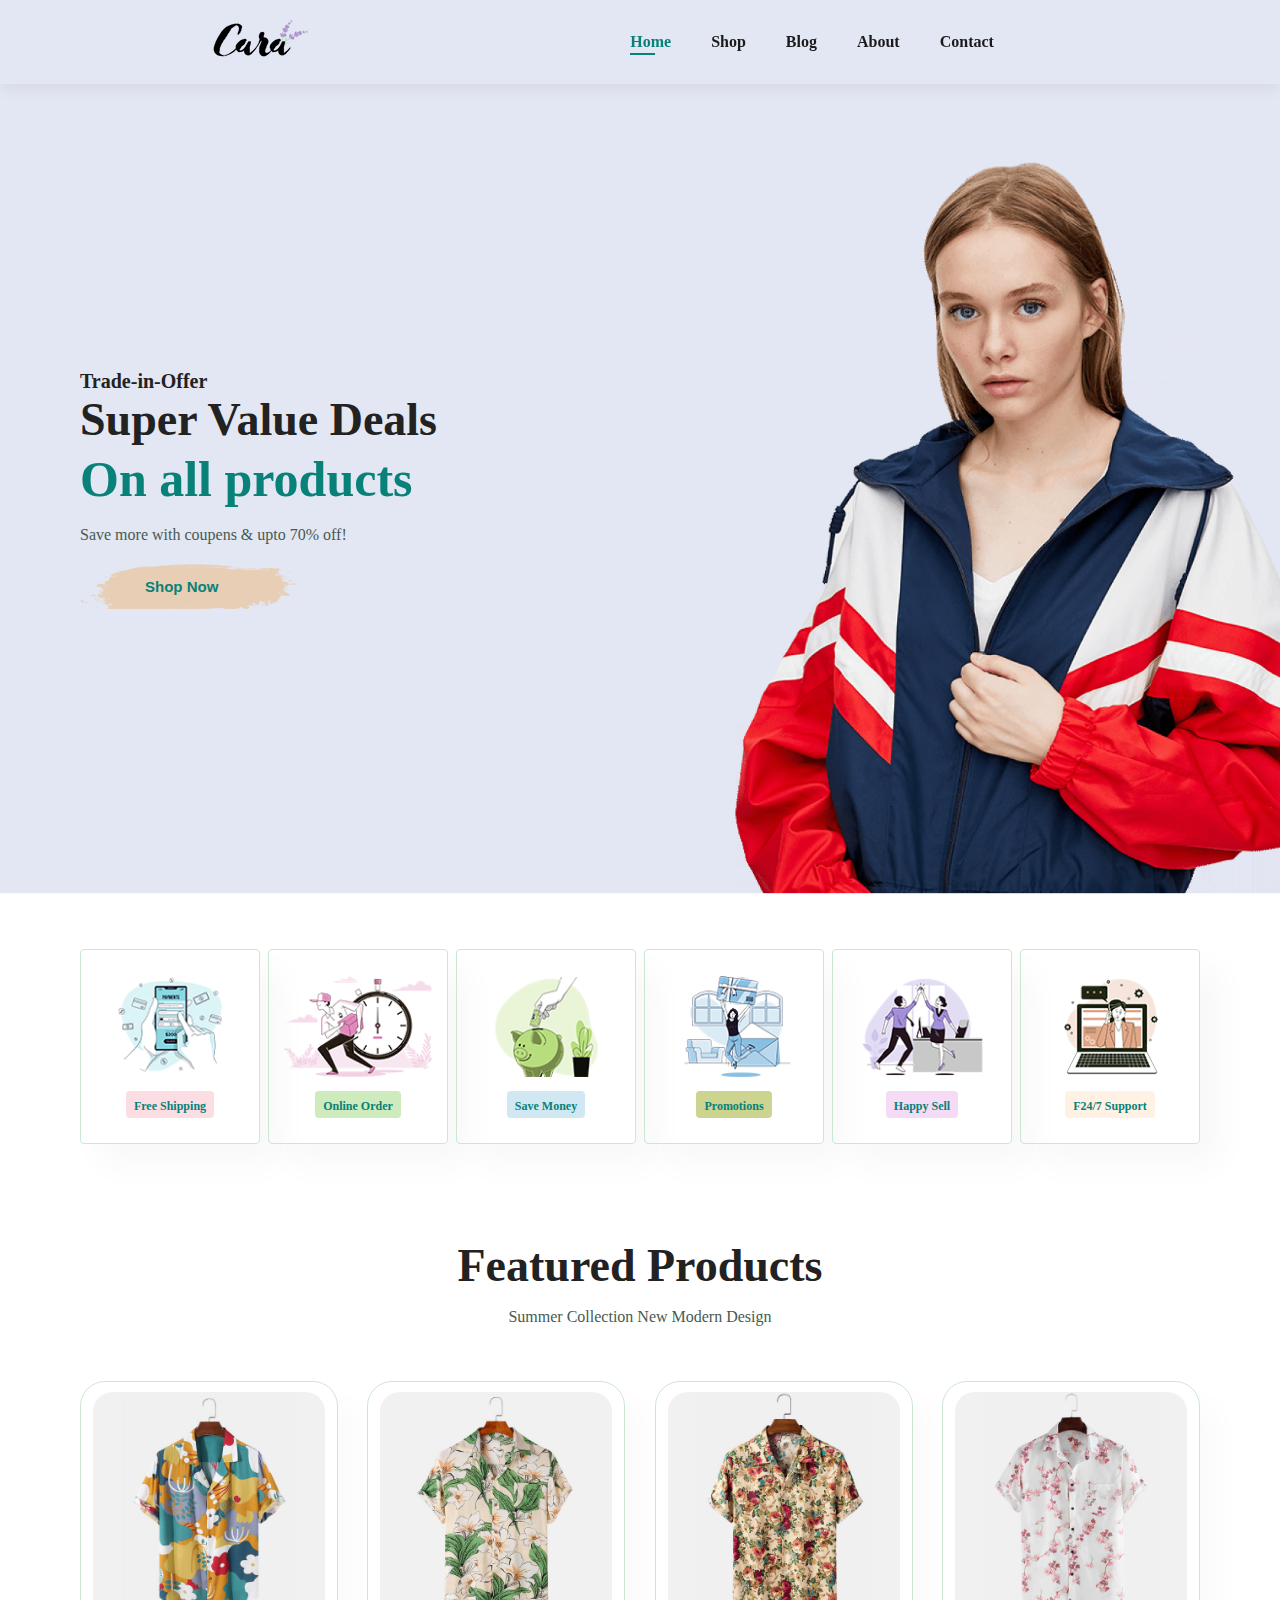
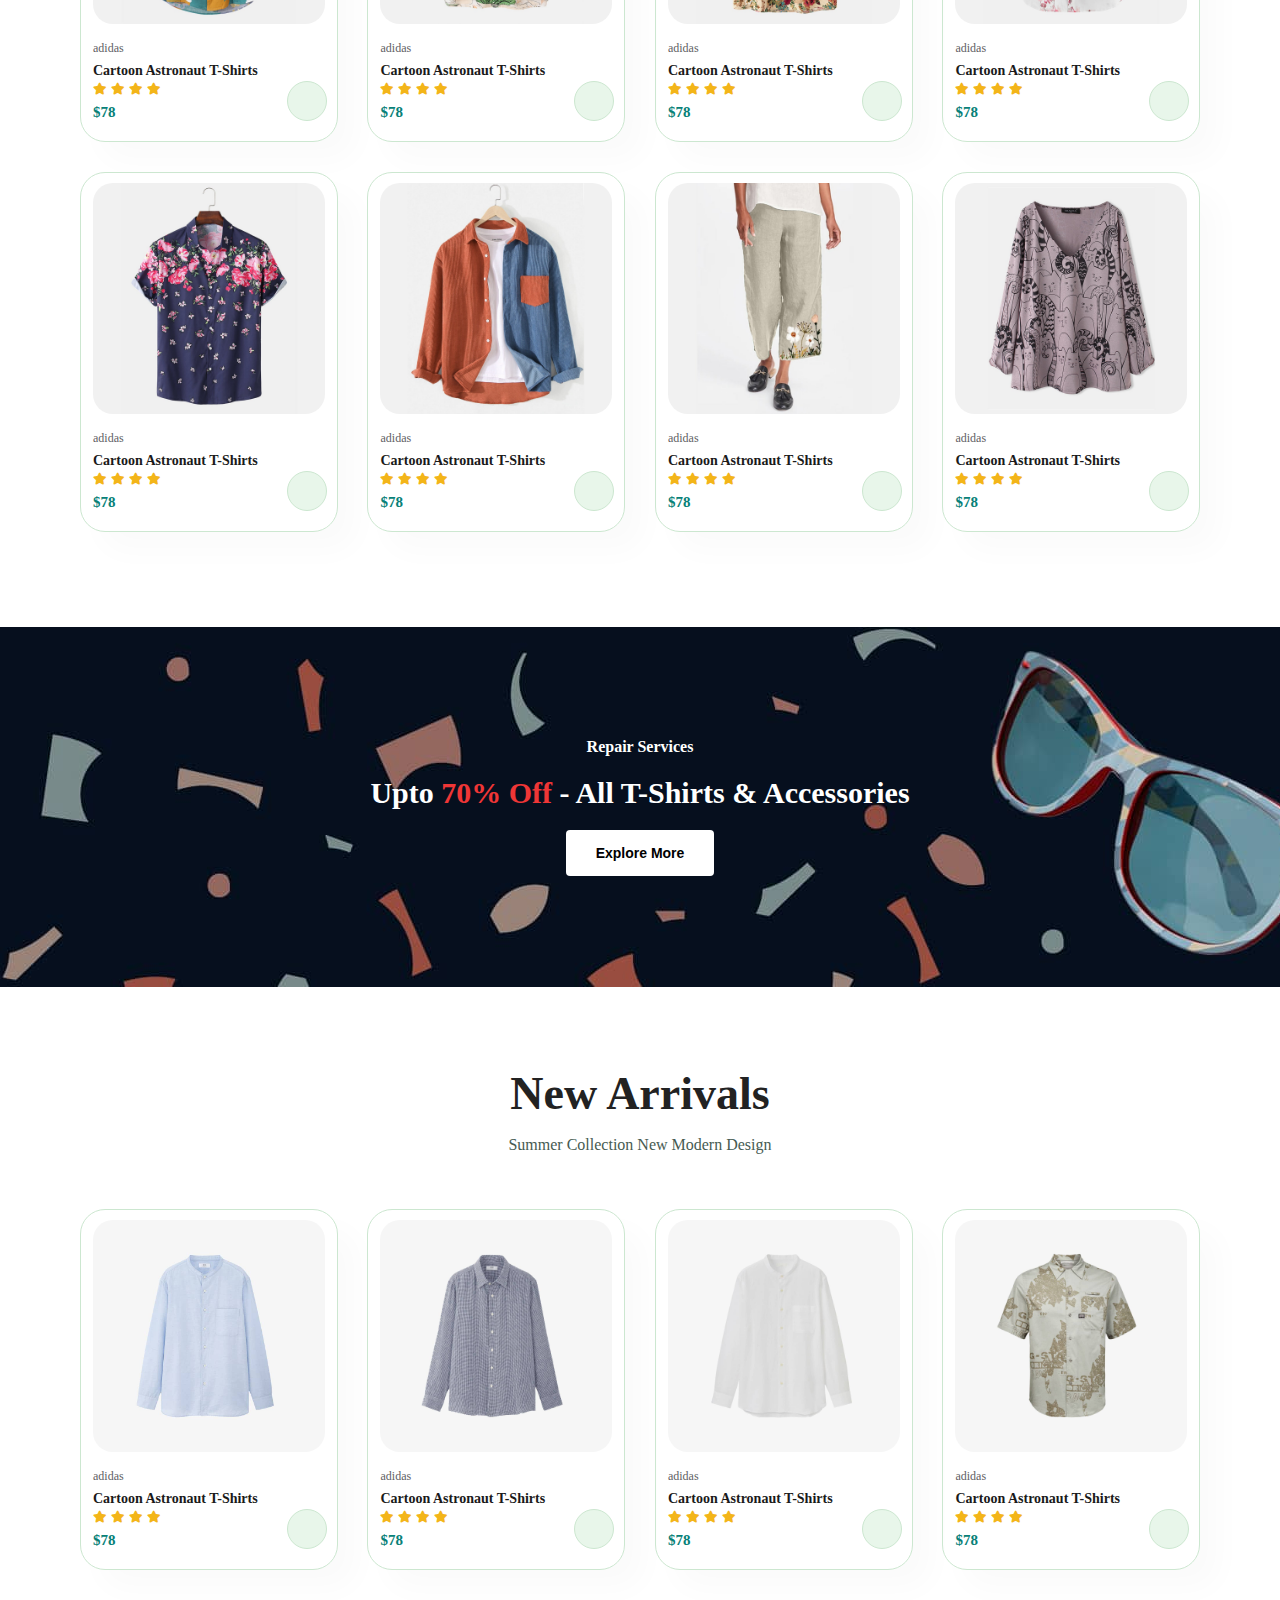
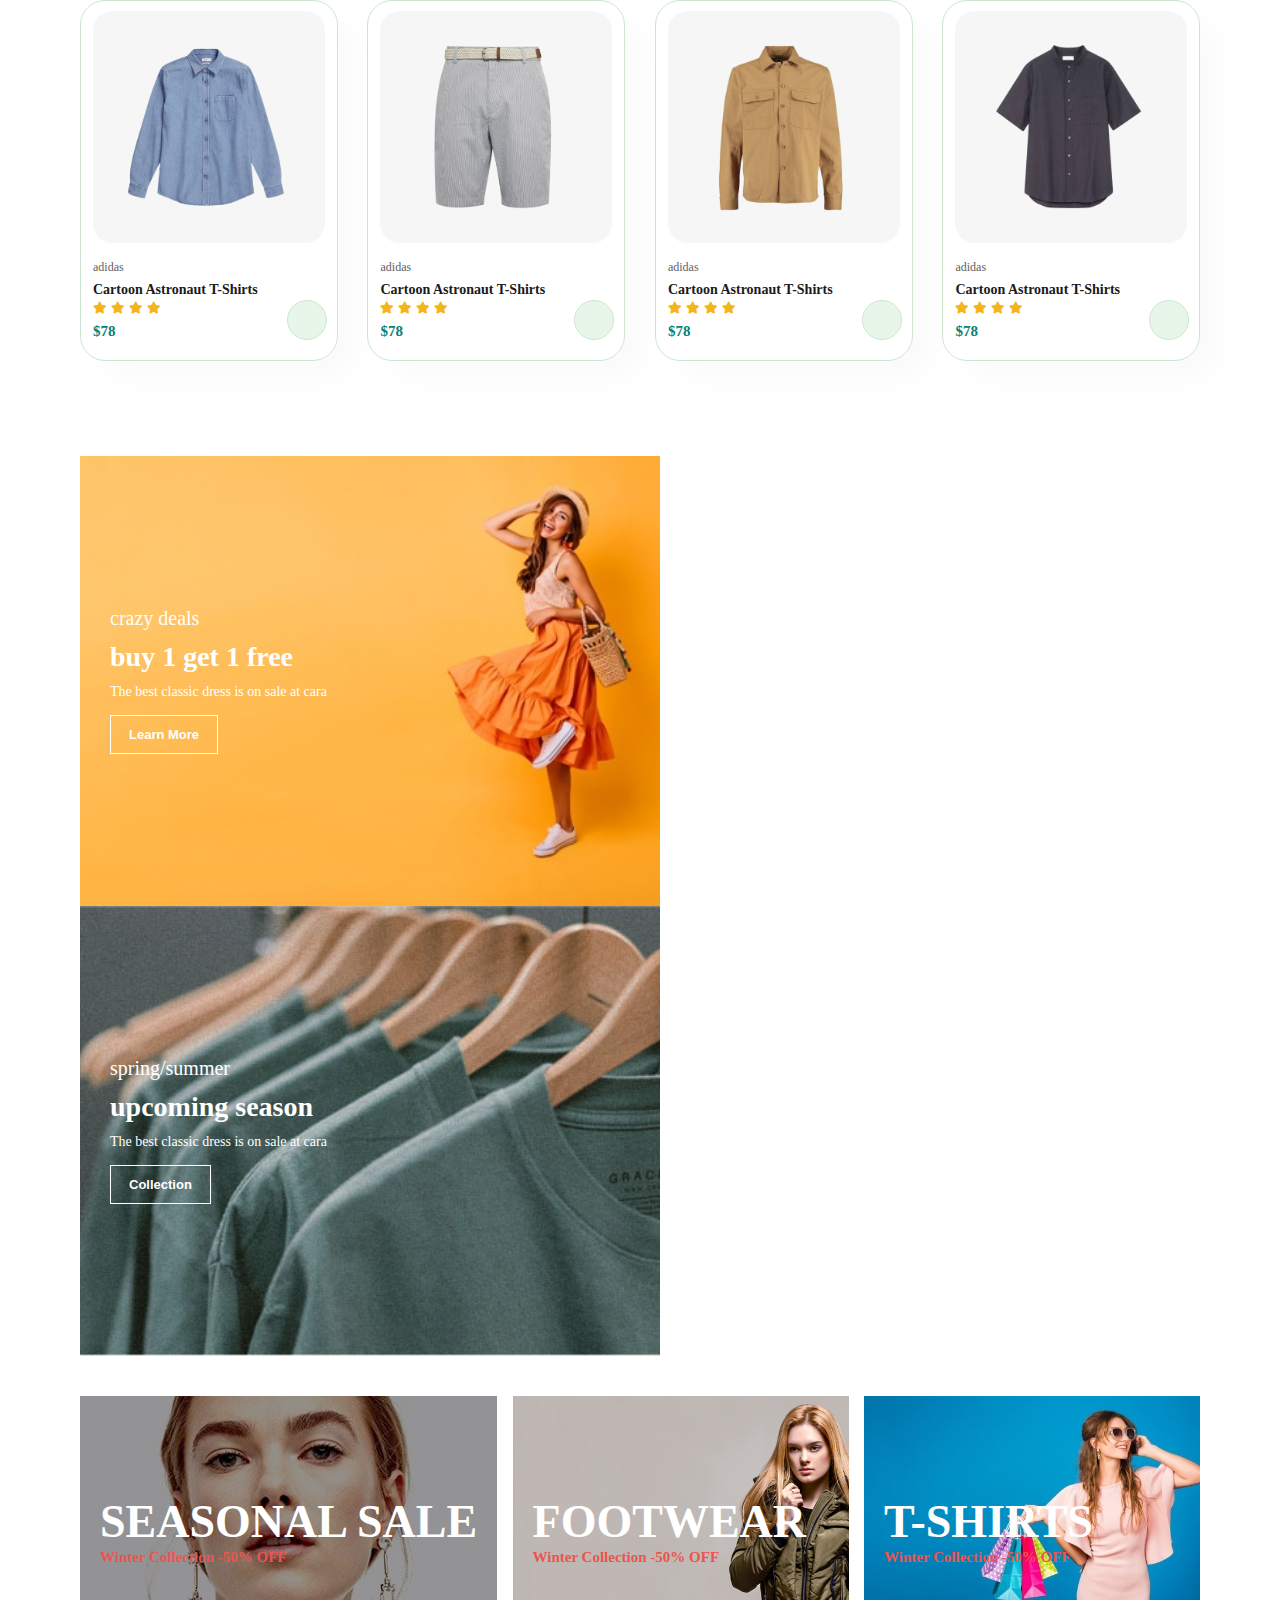
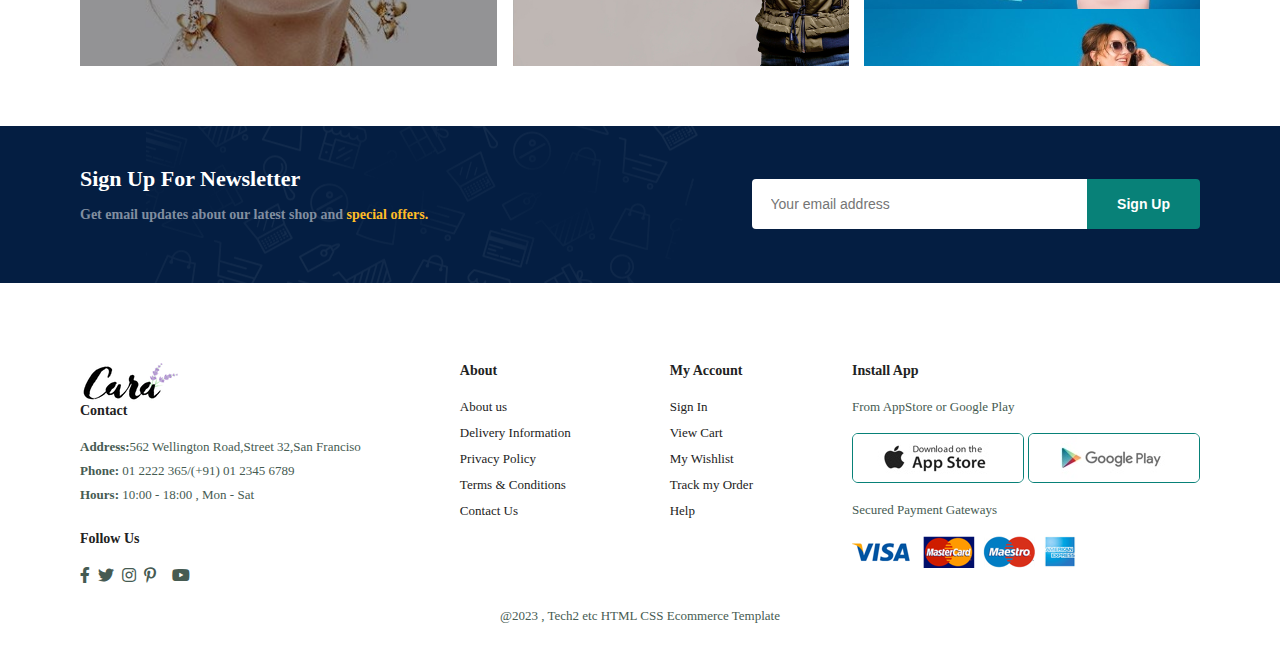
<file: index.html>
<!DOCTYPE html>
<html lang="en">

<head>
    <meta charset="UTF-8">
    <meta name="viewport" content="width=device-width, initial-scale=1.0">
    <title>Document</title>
    <link rel="stylesheet" href="https://pro.fontawesome.com/releases/v5.10.0/css/all.css" />
    <link rel="stylesheet" href="style.css">
</head>

<body>
    
    <section id="header">
        <a href="#"><img class="logo" src="logo.png" alt=""></a>
        <div>
            <ul id="navbar">
                <li><a class="active" href="index.html">Home</a></li>
                <li><a href="shop.html">Shop</a></li>
                <li><a href="blog.html">Blog</a></li>
                <li><a href="about.html">About</a></li>
                <li><a href="contact.html">Contact</a></li>
                <li id="lg-bag"><a href="cart.html"><i class="far fa-shopping-bag" style="color: #010813;"></i></a></li>
                <a href="#" id="close"><i class="far fa-times"></i></a>
            </ul>
        </div>
       <div id="mobile">
        <a href="cart.png"><i class="far fa-shopping-bag" style="color: #010813;"></i></a>

        <i id="bar" class="fas fa-outdent"></i>
       </div>
    </section>

    <section id="hero">
        <h4>Trade-in-Offer</h4>
        <h2>Super Value Deals</h2>
        <h1>On all products</h1>
        <p>Save more with coupens & upto 70% off!</p>
        <button>Shop Now</button>
    </section> 

    <section id="features" class="section-p1">
        <div class="fe-box">
            <img src="features/f1.png" alt="">
            <h6>Free Shipping</h6>
        </div>
        <div class="fe-box">
            <img src="features/f2.png" alt="">
            <h6>Online Order</h6>
        </div>
        <div class="fe-box">
            <img src="features/f3.png" alt="">
            <h6>Save Money</h6>
        </div>
        <div class="fe-box">
            <img src="features/f4.png" alt="">
            <h6>Promotions</h6>
        </div>
        <div class="fe-box">
            <img src="features/f5.png" alt="">
            <h6>Happy Sell</h6>
        </div>
        <div class="fe-box">
            <img src="features/f6.png" alt="">
            <h6>F24/7 Support</h6>
        </div>
    </section>

    <section id="product1" class="section-p1">
        <h2>Featured Products</h2>
        <p>Summer Collection New Modern Design</p>
        <div class="pro-container">
            <div class="pro">
                <img src="products/f1.jpg" alt="">
                <div class="des">
                    <span>adidas</span>
                    <h5>Cartoon Astronaut T-Shirts</h5>
                    <div class="star">
                        <i class="fas fa-star"></i>
                        <i class="fas fa-star"></i>
                        <i class="fas fa-star"></i>
                        <i class="fas fa-star"></i>
                    </div>
                    <h4>$78</h4>
                </div>
                <a href="#"><i class="fal fa-shopping-cart cart"></i></a>
            </div>

            <div class="pro">
                <img src="products/f2.jpg" alt="">
                <div class="des">
                    <span>adidas</span>
                    <h5>Cartoon Astronaut T-Shirts</h5>
                    <div class="star">
                        <i class="fas fa-star"></i>
                        <i class="fas fa-star"></i>
                        <i class="fas fa-star"></i>
                        <i class="fas fa-star"></i>
                    </div>
                    <h4>$78</h4>
                </div>
                <a href="#"><i class="fal fa-shopping-cart cart"></i></a>
            </div>
            <div class="pro">
                <img src="products/f3.jpg" alt="">
                <div class="des">
                    <span>adidas</span>
                    <h5>Cartoon Astronaut T-Shirts</h5>
                    <div class="star">
                        <i class="fas fa-star"></i>
                        <i class="fas fa-star"></i>
                        <i class="fas fa-star"></i>
                        <i class="fas fa-star"></i>
                    </div>
                    <h4>$78</h4>
                </div>
                <a href="#"><i class="fal fa-shopping-cart cart"></i></a>
            </div>
            <div class="pro">
                <img src="products/f4.jpg" alt="">
                <div class="des">
                    <span>adidas</span>
                    <h5>Cartoon Astronaut T-Shirts</h5>
                    <div class="star">
                        <i class="fas fa-star"></i>
                        <i class="fas fa-star"></i>
                        <i class="fas fa-star"></i>
                        <i class="fas fa-star"></i>
                    </div>
                    <h4>$78</h4>
                </div>
                <a href="#"><i class="fal fa-shopping-cart cart"></i></a>
            </div>
            <div class="pro">
                <img src="products/f5.jpg" alt="">
                <div class="des">
                    <span>adidas</span>
                    <h5>Cartoon Astronaut T-Shirts</h5>
                    <div class="star">
                        <i class="fas fa-star"></i>
                        <i class="fas fa-star"></i>
                        <i class="fas fa-star"></i>
                        <i class="fas fa-star"></i>
                    </div>
                    <h4>$78</h4>
                </div>
                <a href="#"><i class="fal fa-shopping-cart cart"></i></a>
            </div>
            <div class="pro">
                <img src="products/f6.jpg" alt="">
                <div class="des">
                    <span>adidas</span>
                    <h5>Cartoon Astronaut T-Shirts</h5>
                    <div class="star">
                        <i class="fas fa-star"></i>
                        <i class="fas fa-star"></i>
                        <i class="fas fa-star"></i>
                        <i class="fas fa-star"></i>
                    </div>
                    <h4>$78</h4>
                </div>
                <a href="#"><i class="fal fa-shopping-cart cart"></i></a>
            </div>
            <div class="pro">
                <img src="products/f7.jpg" alt="">
                <div class="des">
                    <span>adidas</span>
                    <h5>Cartoon Astronaut T-Shirts</h5>
                    <div class="star">
                        <i class="fas fa-star"></i>
                        <i class="fas fa-star"></i>
                        <i class="fas fa-star"></i>
                        <i class="fas fa-star"></i>
                    </div>
                    <h4>$78</h4>
                </div>
                <a href="#"><i class="fal fa-shopping-cart cart"></i></a>
            </div>
            <div class="pro">
                <img src="products/f8.jpg" alt="">
                <div class="des">
                    <span>adidas</span>
                    <h5>Cartoon Astronaut T-Shirts</h5>
                    <div class="star">
                        <i class="fas fa-star"></i>
                        <i class="fas fa-star"></i>
                        <i class="fas fa-star"></i>
                        <i class="fas fa-star"></i>
                    </div>
                    <h4>$78</h4>
                </div>
                <a href="#"><i class="fal fa-shopping-cart cart"></i></a>
            </div>
        </div>
    </section>

    <section id="banner" class="section-m1">
        <h4>Repair Services</h4>
        <h2>Upto <span>70% Off</span> - All T-Shirts & Accessories</h2>
        <button class="normal">Explore More</button>

    </section>

    <section id="product1" class="section-p1">
        <h2>New Arrivals</h2>
        <p>Summer Collection New Modern Design</p>
        <div class="pro-container">
            <div class="pro">
                <img src="products/n1.jpg" alt="">
                <div class="des">
                    <span>adidas</span>
                    <h5>Cartoon Astronaut T-Shirts</h5>
                    <div class="star">
                        <i class="fas fa-star"></i>
                        <i class="fas fa-star"></i>
                        <i class="fas fa-star"></i>
                        <i class="fas fa-star"></i>
                    </div>
                    <h4>$78</h4>
                </div>
                <a href="#"><i class="fal fa-shopping-cart cart"></i></a>
            </div>

            <div class="pro">
                <img src="products/n2.jpg" alt="">
                <div class="des">
                    <span>adidas</span>
                    <h5>Cartoon Astronaut T-Shirts</h5>
                    <div class="star">
                        <i class="fas fa-star"></i>
                        <i class="fas fa-star"></i>
                        <i class="fas fa-star"></i>
                        <i class="fas fa-star"></i>
                    </div>
                    <h4>$78</h4>
                </div>
                <a href="#"><i class="fal fa-shopping-cart cart"></i></a>
            </div>
            <div class="pro">
                <img src="products/n3.jpg" alt="">
                <div class="des">
                    <span>adidas</span>
                    <h5>Cartoon Astronaut T-Shirts</h5>
                    <div class="star">
                        <i class="fas fa-star"></i>
                        <i class="fas fa-star"></i>
                        <i class="fas fa-star"></i>
                        <i class="fas fa-star"></i>
                    </div>
                    <h4>$78</h4>
                </div>
                <a href="#"><i class="fal fa-shopping-cart cart"></i></a>
            </div>
            <div class="pro">
                <img src="products/n4.jpg" alt="">
                <div class="des">
                    <span>adidas</span>
                    <h5>Cartoon Astronaut T-Shirts</h5>
                    <div class="star">
                        <i class="fas fa-star"></i>
                        <i class="fas fa-star"></i>
                        <i class="fas fa-star"></i>
                        <i class="fas fa-star"></i>
                    </div>
                    <h4>$78</h4>
                </div>
                <a href="#"><i class="fal fa-shopping-cart cart"></i></a>
            </div>
            <div class="pro">
                <img src="products/n5.jpg" alt="">
                <div class="des">
                    <span>adidas</span>
                    <h5>Cartoon Astronaut T-Shirts</h5>
                    <div class="star">
                        <i class="fas fa-star"></i>
                        <i class="fas fa-star"></i>
                        <i class="fas fa-star"></i>
                        <i class="fas fa-star"></i>
                    </div>
                    <h4>$78</h4>
                </div>
                <a href="#"><i class="fal fa-shopping-cart cart"></i></a>
            </div>
            <div class="pro">
                <img src="products/n6.jpg" alt="">
                <div class="des">
                    <span>adidas</span>
                    <h5>Cartoon Astronaut T-Shirts</h5>
                    <div class="star">
                        <i class="fas fa-star"></i>
                        <i class="fas fa-star"></i>
                        <i class="fas fa-star"></i>
                        <i class="fas fa-star"></i>
                    </div>
                    <h4>$78</h4>
                </div>
                <a href="#"><i class="fal fa-shopping-cart cart"></i></a>
            </div>
            <div class="pro">
                <img src="products/n7.jpg" alt="">
                <div class="des">
                    <span>adidas</span>
                    <h5>Cartoon Astronaut T-Shirts</h5>
                    <div class="star">
                        <i class="fas fa-star"></i>
                        <i class="fas fa-star"></i>
                        <i class="fas fa-star"></i>
                        <i class="fas fa-star"></i>
                    </div>
                    <h4>$78</h4>
                </div>
                <a href="#"><i class="fal fa-shopping-cart cart"></i></a>
            </div>
            <div class="pro">
                <img src="products/n8.jpg" alt="">
                <div class="des">
                    <span>adidas</span>
                    <h5>Cartoon Astronaut T-Shirts</h5>
                    <div class="star">
                        <i class="fas fa-star"></i>
                        <i class="fas fa-star"></i>
                        <i class="fas fa-star"></i>
                        <i class="fas fa-star"></i>
                    </div>
                    <h4>$78</h4>
                </div>
                <a href="#"><i class="fal fa-shopping-cart cart"></i></a>
            </div>
           
        </div>

    </section>

    <section id="sm-banner" class="section-p1">
            <div class="banner-box">
                <h4>crazy deals</h4>
                <h2>buy 1 get 1 free</h2>
                <span>The best classic dress is on sale at cara</span>
                <button class="white">Learn More</button>
            </div>
            <div class="banner-box banner-box2">
                <h4>spring/summer</h4>
                <h2>upcoming season</h2>
                <span>The best classic dress is on sale at cara</span>
                <button class="white">Collection</button>
            </div>
    </section>

   <section id="banner3">
    <div class="banner-box ">
        <h2>SEASONAL SALE</h2>
       <h3>Winter Collection -50% OFF</h3>
    </div>
    <div class="banner-box banner-box2">
        <h2>FOOTWEAR</h2>
       <h3>Winter Collection -50% OFF</h3>
    </div>
    <div class="banner-box banner-box3">
        <h2>T-SHIRTS</h2>
       <h3>Winter Collection -50% OFF</h3>
    </div>
   </section>
    
   <section id="newsletter" class="section-p1 section-m1">
        <div class="newstext">
            <h4>Sign Up For Newsletter</h4>
            <p>Get email updates about our latest shop and <span>special offers.</span> </p>
        </div>
        <div class="form">
                <input type="text" placeholder="Your email address">
                <button class="normal">Sign Up</button>
        </div>
   </section>

   <footer class="section-p1">
    <div class="col">
        <img src="logo.png" alt="">
        <h4>Contact</h4>
        <p><strong>Address:</strong>562 Wellington Road,Street 32,San Franciso</p>
        <p><strong>Phone:</strong> 01 2222 365/(+91) 01 2345 6789</p>
        <p><strong>Hours: </strong> 10:00 - 18:00 , Mon - Sat</p>
        <div class="follow">
            <h4>Follow Us</h4>
            <div class="icon">
                    <i class="fab fa-facebook-f"></i>
                    <i class="fab fa-twitter"></i>
                    <i class="fab fa-instagram"></i>
                    <i class="fab fa-pinterest-p"></i>
                    <i class="fab fa-google-f"></i>
                    <i class="fab fa-youtube"></i>
            </div>
        </div>
    </div>

    <div class="col">
        <h4>About</h4>
        <a href="#">About us</a>
        <a href="#">Delivery Information</a>
        <a href="#">Privacy Policy</a>
        <a href="#">Terms & Conditions</a>
        <a href="#">Contact Us</a>
    </div>

    <div class="col">
        <h4>My Account</h4>
        <a href="#">Sign In</a>
        <a href="#">View Cart</a>
        <a href="#">My Wishlist</a>
        <a href="#">Track my Order</a>
        <a href="#">Help</a>
    </div>
        <div class="col  install">
            <h4>Install App</h4>
            <p>From AppStore or Google Play</p>
            <div class="row">
                <img src="app.jpg" alt="">
                <img src="play.jpg" alt="">
            </div>
            <p>Secured Payment Gateways</p>
            <img src="pay.png" alt="">
        </div>
        <div class="copyright">
            <p>@2023 , Tech2 etc HTML CSS Ecommerce Template</p>
        </div>
   </footer>
</body>
<script src="script.js"></script>

</html>
</file>
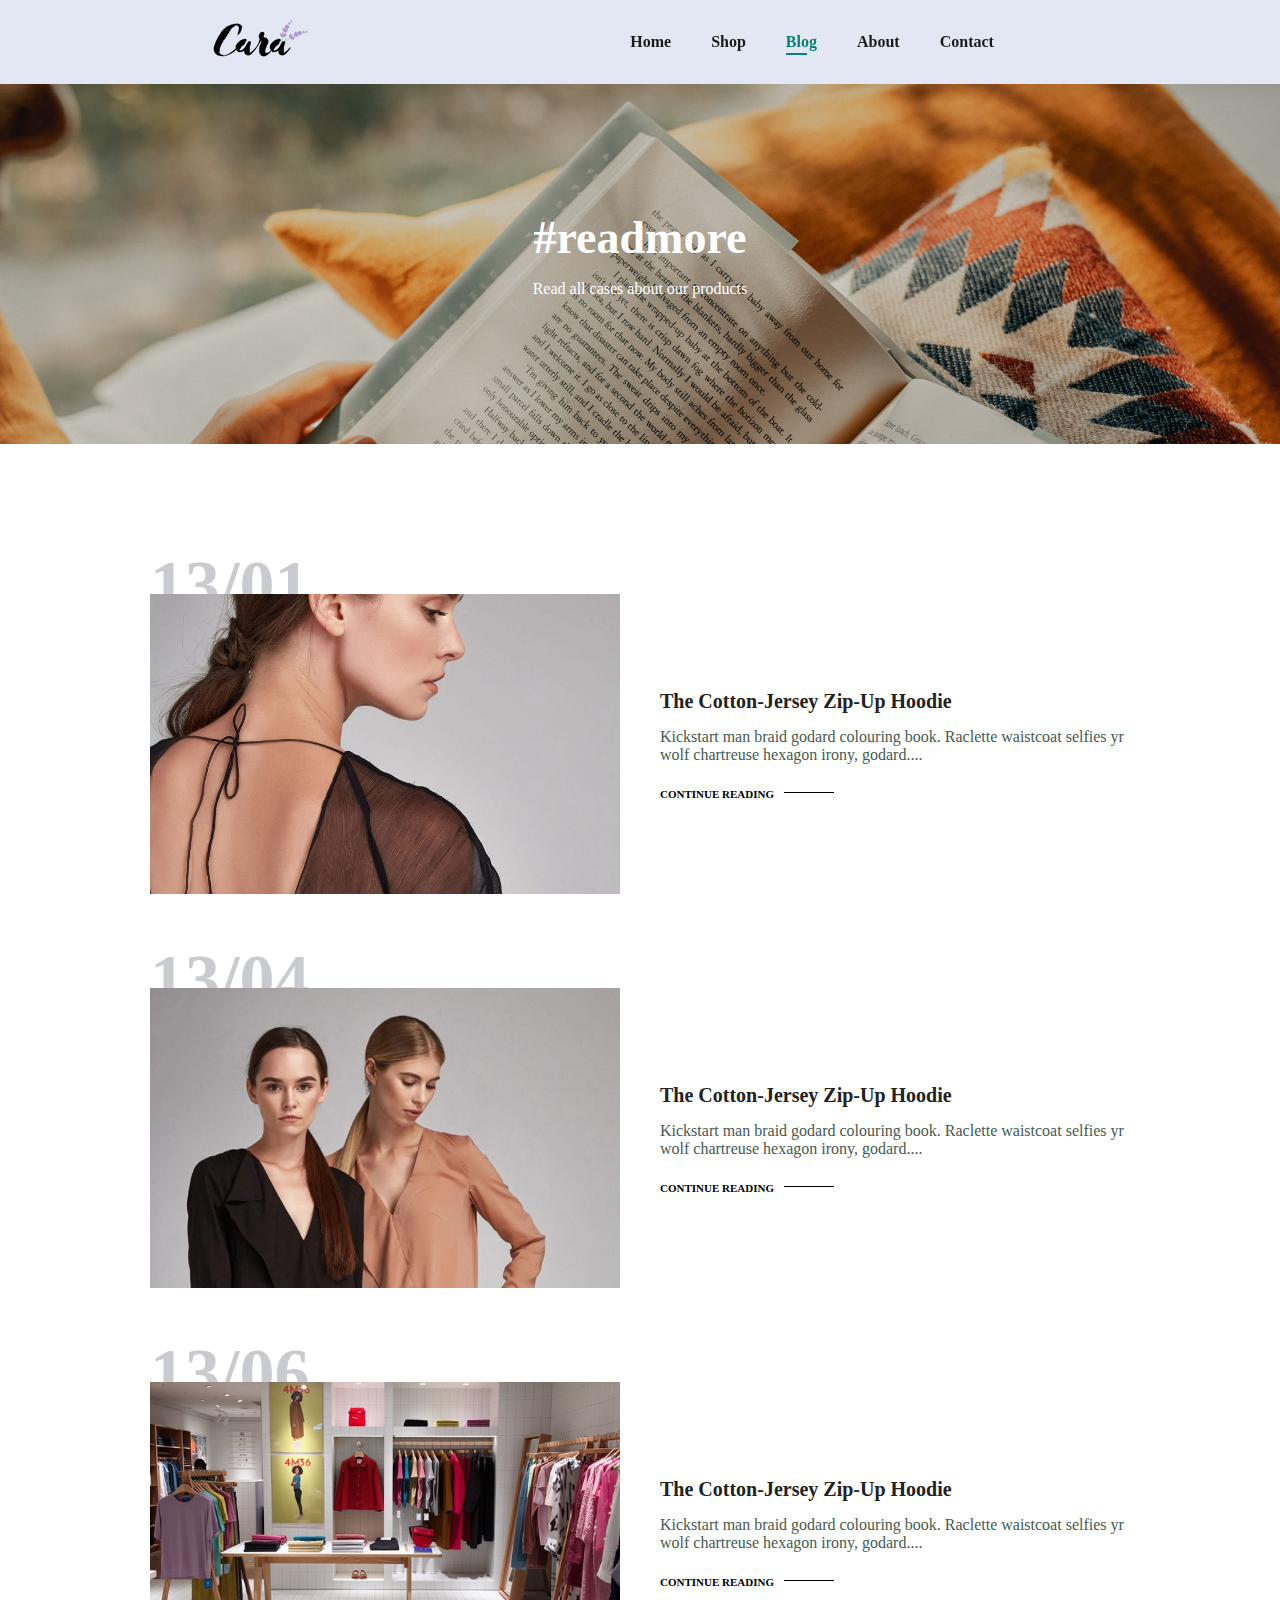
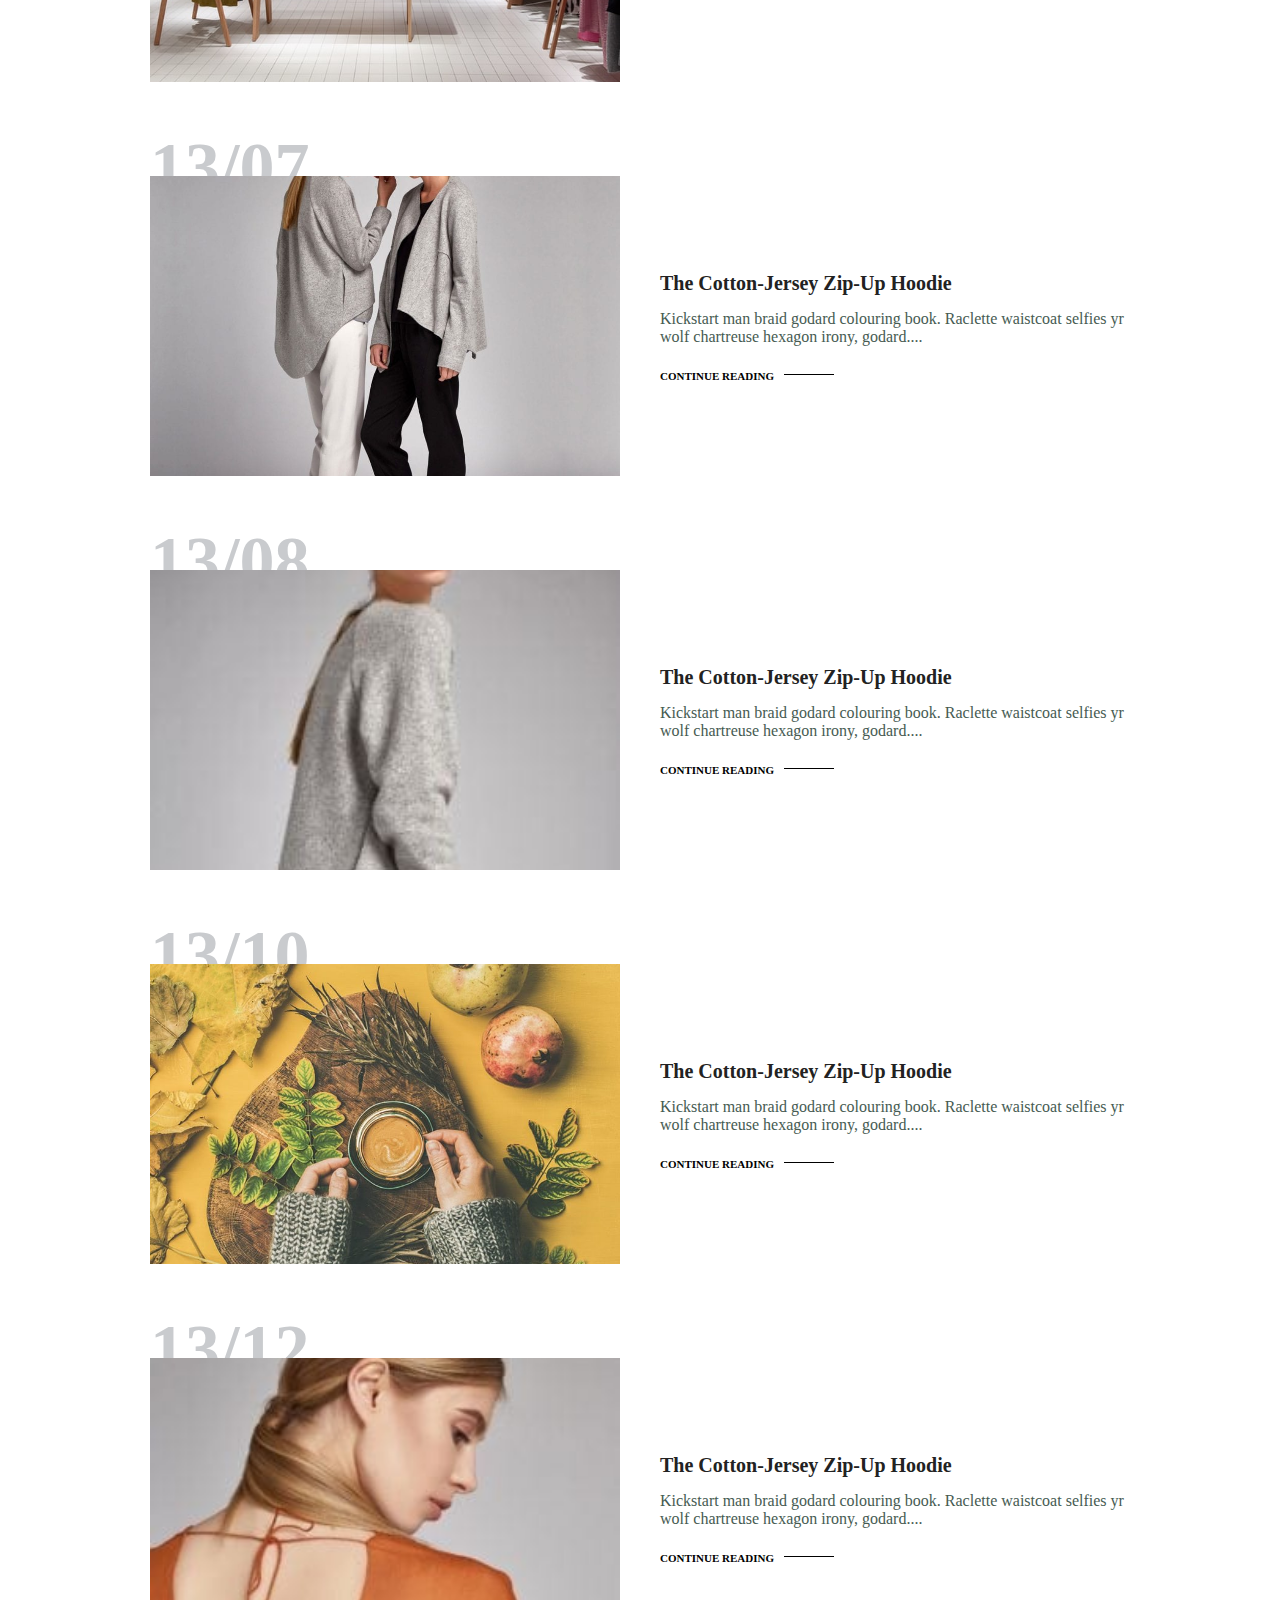
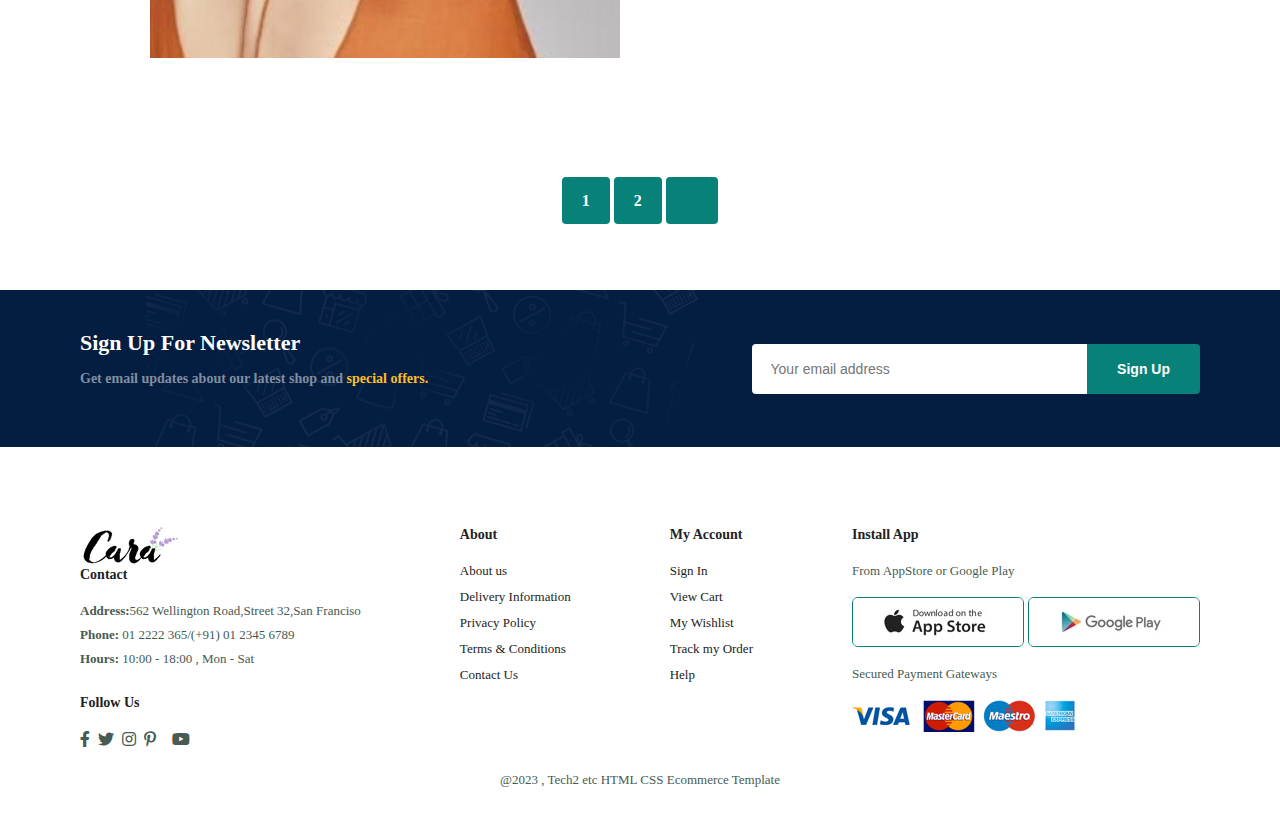
<file: blog.html>
<!DOCTYPE html>
<html lang="en">

<head>
    <meta charset="UTF-8">
    <meta name="viewport" content="width=device-width, initial-scale=1.0">
    <title>Document</title>
    <link rel="stylesheet" href="https://pro.fontawesome.com/releases/v5.10.0/css/all.css" />

    <link rel="stylesheet" href="style.css">

</head>

<body>
    <section id="header">
        <a href="#"><img class="logo" src="logo.png" alt=""></a>
        <div>
            <ul id="navbar">
                <li><a href="index.html">Home</a></li>
                <li><a href="shop.html">Shop</a></li>
                <li><a class="active" href="blog.html">Blog</a></li>
                <li><a href="about.html">About</a></li>
                <li><a href="contact.html">Contact</a></li>
                <li id="lg-bag"><a href="cart.html"><i class="far fa-shopping-bag" style="color: #010813;"></i></a></li>
                <a href="#" id="close"><i class="far fa-times"></i></a>
            </ul>
        </div>
       <div id="mobile">
        <a href="cart.png"><i class="far fa-shopping-bag" style="color: #010813;"></i></a>
        <i id="bar" class="fas fa-outdent"></i>
       </div>
    </section>

    <section id="page-header" class="blog-header">
        <h2>#readmore</h2>
        <p>Read all cases about our products</p>
    </section> 

    <section id="blog">
        <div class="blog-box">
            <div class="blog-img">
                <img src="blog/b1.jpg" alt="">
            </div>
            <div class="blog-details">
                <h4>The Cotton-Jersey Zip-Up Hoodie</h4>
                <p>Kickstart man braid godard colouring book. Raclette waistcoat selfies yr wolf chartreuse hexagon irony, godard....</p>
                <a href="#">CONTINUE READING</a>
            </div>
            <h1>13/01</h1>
        </div>
        <div class="blog-box">
            <div class="blog-img">
                <img src="blog/b2.jpg" alt="">
            </div>
            <div class="blog-details">
                <h4>The Cotton-Jersey Zip-Up Hoodie</h4>
                <p>Kickstart man braid godard colouring book. Raclette waistcoat selfies yr wolf chartreuse hexagon irony, godard....</p>
                <a href="#">CONTINUE READING</a>
            </div>
            <h1>13/04</h1>
        </div>
        <div class="blog-box">
            <div class="blog-img">
                <img src="blog/b3.jpg" alt="">
            </div>
            <div class="blog-details">
                <h4>The Cotton-Jersey Zip-Up Hoodie</h4>
                <p>Kickstart man braid godard colouring book. Raclette waistcoat selfies yr wolf chartreuse hexagon irony, godard....</p>
                <a href="#">CONTINUE READING</a>
            </div>
            <h1>13/06</h1>
        </div>
        <div class="blog-box">
            <div class="blog-img">
                <img src="blog/b4.jpg" alt="">
            </div>
            <div class="blog-details">
                <h4>The Cotton-Jersey Zip-Up Hoodie</h4>
                <p>Kickstart man braid godard colouring book. Raclette waistcoat selfies yr wolf chartreuse hexagon irony, godard....</p>
                <a href="#">CONTINUE READING</a>
            </div>
            <h1>13/07</h1>
        </div>
        <div class="blog-box">
            <div class="blog-img">
                <img src="blog/b5.jpg" alt="">
            </div>
            <div class="blog-details">
                <h4>The Cotton-Jersey Zip-Up Hoodie</h4>
                <p>Kickstart man braid godard colouring book. Raclette waistcoat selfies yr wolf chartreuse hexagon irony, godard....</p>
                <a href="#">CONTINUE READING</a>
            </div>
            <h1>13/08</h1>
        </div>
        <div class="blog-box">
            <div class="blog-img">
                <img src="blog/b6.jpg" alt="">
            </div>
            <div class="blog-details">
                <h4>The Cotton-Jersey Zip-Up Hoodie</h4>
                <p>Kickstart man braid godard colouring book. Raclette waistcoat selfies yr wolf chartreuse hexagon irony, godard....</p>
                <a href="#">CONTINUE READING</a>
            </div>
            <h1>13/10</h1>
        </div>
        <div class="blog-box">
            <div class="blog-img">
                <img src="blog/b7.jpg" alt="">
            </div>
            <div class="blog-details">
                <h4>The Cotton-Jersey Zip-Up Hoodie</h4>
                <p>Kickstart man braid godard colouring book. Raclette waistcoat selfies yr wolf chartreuse hexagon irony, godard....</p>
                <a href="#">CONTINUE READING</a>
            </div>
            <h1>13/12</h1>
        </div>
    </section>


    <section id="pagination" class="section-p1">
        <a href="#">1</a>
        <a href="#">2</a>
        <a href="#"><i class="fal fa-long-arrow-alt-right"></i></a>
    </section>

   <section id="newsletter" class="section-p1 section-m1">
        <div class="newstext">
            <h4>Sign Up For Newsletter</h4>
            <p>Get email updates about our latest shop and <span>special offers.</span> </p>
        </div>
        <div class="form">
                <input type="text" placeholder="Your email address">
                <button class="normal">Sign Up</button>
        </div>
   </section>

   <footer class="section-p1">
    <div class="col">
        <img src="logo.png" alt="">
        <h4>Contact</h4>
        <p><strong>Address:</strong>562 Wellington Road,Street 32,San Franciso</p>
        <p><strong>Phone:</strong> 01 2222 365/(+91) 01 2345 6789</p>
        <p><strong>Hours: </strong> 10:00 - 18:00 , Mon - Sat</p>
        <div class="follow">
            <h4>Follow Us</h4>
            <div class="icon">
                    <i class="fab fa-facebook-f"></i>
                    <i class="fab fa-twitter"></i>
                    <i class="fab fa-instagram"></i>
                    <i class="fab fa-pinterest-p"></i>
                    <i class="fab fa-google-f"></i>
                    <i class="fab fa-youtube"></i>
            </div>
        </div>
    </div>

    <div class="col">
        <h4>About</h4>
        <a href="#">About us</a>
        <a href="#">Delivery Information</a>
        <a href="#">Privacy Policy</a>
        <a href="#">Terms & Conditions</a>
        <a href="#">Contact Us</a>
    </div>

    <div class="col">
        <h4>My Account</h4>
        <a href="#">Sign In</a>
        <a href="#">View Cart</a>
        <a href="#">My Wishlist</a>
        <a href="#">Track my Order</a>
        <a href="#">Help</a>
    </div>
        <div class="col  install">
            <h4>Install App</h4>
            <p>From AppStore or Google Play</p>
            <div class="row">
                <img src="app.jpg" alt="">
                <img src="play.jpg" alt="">
            </div>
            <p>Secured Payment Gateways</p>
            <img src="pay.png" alt="">
        </div>
        <div class="copyright">
            <p>@2023 , Tech2 etc HTML CSS Ecommerce Template</p>
        </div>
   </footer>

</body>
<script src="script.js"></script>

</html>
</file>
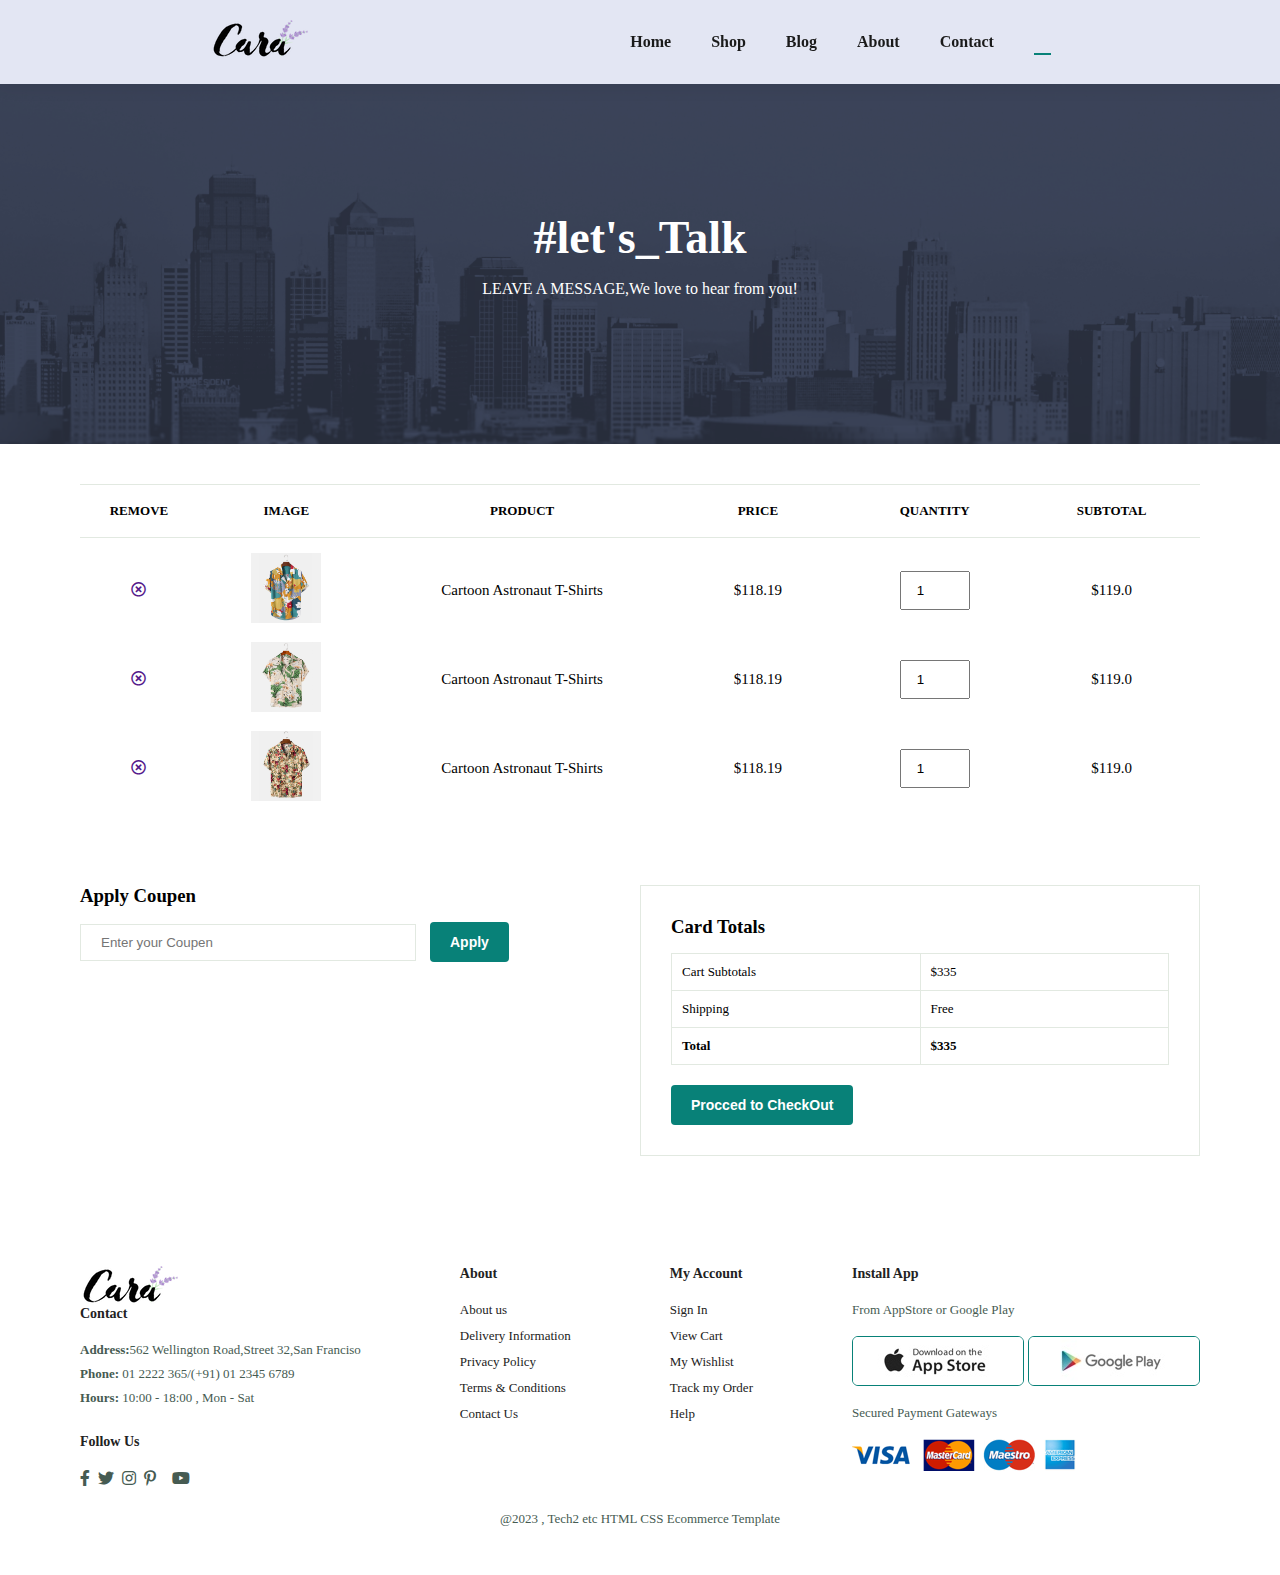
<file: cart.html>
<!DOCTYPE html>
<html lang="en">

<head>
    <meta charset="UTF-8">
    <meta name="viewport" content="width=device-width, initial-scale=1.0">
    <title>Document</title>
    <link rel="stylesheet" href="https://pro.fontawesome.com/releases/v5.10.0/css/all.css" />

    <link rel="stylesheet" href="style.css">

</head>

<body>
    <section id="header">
        <a href="#"><img class="logo" src="logo.png" alt=""></a>
        <div>
            <ul id="navbar">
                <li><a href="index.html">Home</a></li>
                <li><a href="shop.html">Shop</a></li>
                <li><a href="blog.html">Blog</a></li>
                <li><a href="about.html">About</a></li>
                <li><a href="contact.html" >Contact</a></li>
                <li id="lg-bag"><a class="active" href="cart.html"><i class="far fa-shopping-bag" style="color: #010813;"></i></a></li>
                <a href="#" id="close"><i class="far fa-times"></i></a>
            </ul>
        </div>
        <div id="mobile">
            <a href="cart.png"><i class="far fa-shopping-bag" style="color: #010813;"></i></a>
            <i id="bar" class="fas fa-outdent"></i>
        </div>
    </section>

    <section id="page-header" class="about-header">
        <h2>#let's_Talk</h2>
        <p>LEAVE A MESSAGE,We love to hear from you!</p>
    </section>
    
    <section id="cart" class="section-p1">
        <table width="100%">
            <thead>
                <tr>
                    <td>Remove</td>
                    <td>Image</td>
                    <td>Product</td>
                    <td>Price</td>
                    <td>Quantity</td>
                    <td>Subtotal</td>
                </tr>
            </thead>
            <tbody>
                <tr>
                    <td> <a href=""><i class="far fa-times-circle"></i></a> </td>
                    <td><img src="products/f1.jpg" alt=""></td>
                    <td>Cartoon Astronaut T-Shirts</td>
                    <td>$118.19</td>
                    <td><input type="number" value="1"></td>
                    <td>$119.0</td>
                </tr>
                <tr>
                    <td> <a href=""><i class="far fa-times-circle"></i></a> </td>
                    <td><img src="products/f2.jpg" alt=""></td>
                    <td>Cartoon Astronaut T-Shirts</td>
                    <td>$118.19</td>
                    <td><input type="number" value="1"></td>
                    <td>$119.0</td>
                </tr>
                <tr>
                    <td> <a href=""><i class="far fa-times-circle"></i></a> </td>
                    <td><img src="products/f3.jpg" alt=""></td>
                    <td>Cartoon Astronaut T-Shirts</td>
                    <td>$118.19</td>
                    <td><input type="number" value="1"></td>
                    <td>$119.0</td>
                </tr>
            </tbody>
        </table>
    </section>

    <section id="cart-add" class="section-p1">
        <div id="coupen">
            <h3>Apply Coupen</h3>
            <div>
                <input type="text" placeholder="Enter your Coupen">
                <button class="normal">Apply</button>
            </div>
        </div>
        <div id="subtotal">
            <h3>Card Totals</h3>
            <table>
                <tr>
                    <td>Cart Subtotals</td>
                    <td>$335</td>
                </tr>
                <tr>
                    <td>Shipping</td>
                    <td>Free</td>
                </tr>
                <tr>
                    <td><strong>Total</strong></td>
                    <td><strong>$335</strong></td>
                </tr>
            </table>
            <button class="normal">Procced to CheckOut</button>
        </div>
    </section>

    <footer class="section-p1">
        <div class="col">
            <img src="logo.png" alt="">
            <h4>Contact</h4>
            <p><strong>Address:</strong>562 Wellington Road,Street 32,San Franciso</p>
            <p><strong>Phone:</strong> 01 2222 365/(+91) 01 2345 6789</p>
            <p><strong>Hours: </strong> 10:00 - 18:00 , Mon - Sat</p>
            <div class="follow">
                <h4>Follow Us</h4>
                <div class="icon">
                    <i class="fab fa-facebook-f"></i>
                    <i class="fab fa-twitter"></i>
                    <i class="fab fa-instagram"></i>
                    <i class="fab fa-pinterest-p"></i>
                    <i class="fab fa-google-f"></i>
                    <i class="fab fa-youtube"></i>
                </div>
            </div>
        </div>

        <div class="col">
            <h4>About</h4>
            <a href="#">About us</a>
            <a href="#">Delivery Information</a>
            <a href="#">Privacy Policy</a>
            <a href="#">Terms & Conditions</a>
            <a href="#">Contact Us</a>
        </div>

        <div class="col">
            <h4>My Account</h4>
            <a href="#">Sign In</a>
            <a href="#">View Cart</a>
            <a href="#">My Wishlist</a>
            <a href="#">Track my Order</a>
            <a href="#">Help</a>
        </div>
        <div class="col  install">
            <h4>Install App</h4>
            <p>From AppStore or Google Play</p>
            <div class="row">
                <img src="app.jpg" alt="">
                <img src="play.jpg" alt="">
            </div>
            <p>Secured Payment Gateways</p>
            <img src="pay.png" alt="">
        </div>
        <div class="copyright">
            <p>@2023 , Tech2 etc HTML CSS Ecommerce Template</p>
        </div>
    </footer>

</body>
<script src="script.js"></script>

</html>
</file>
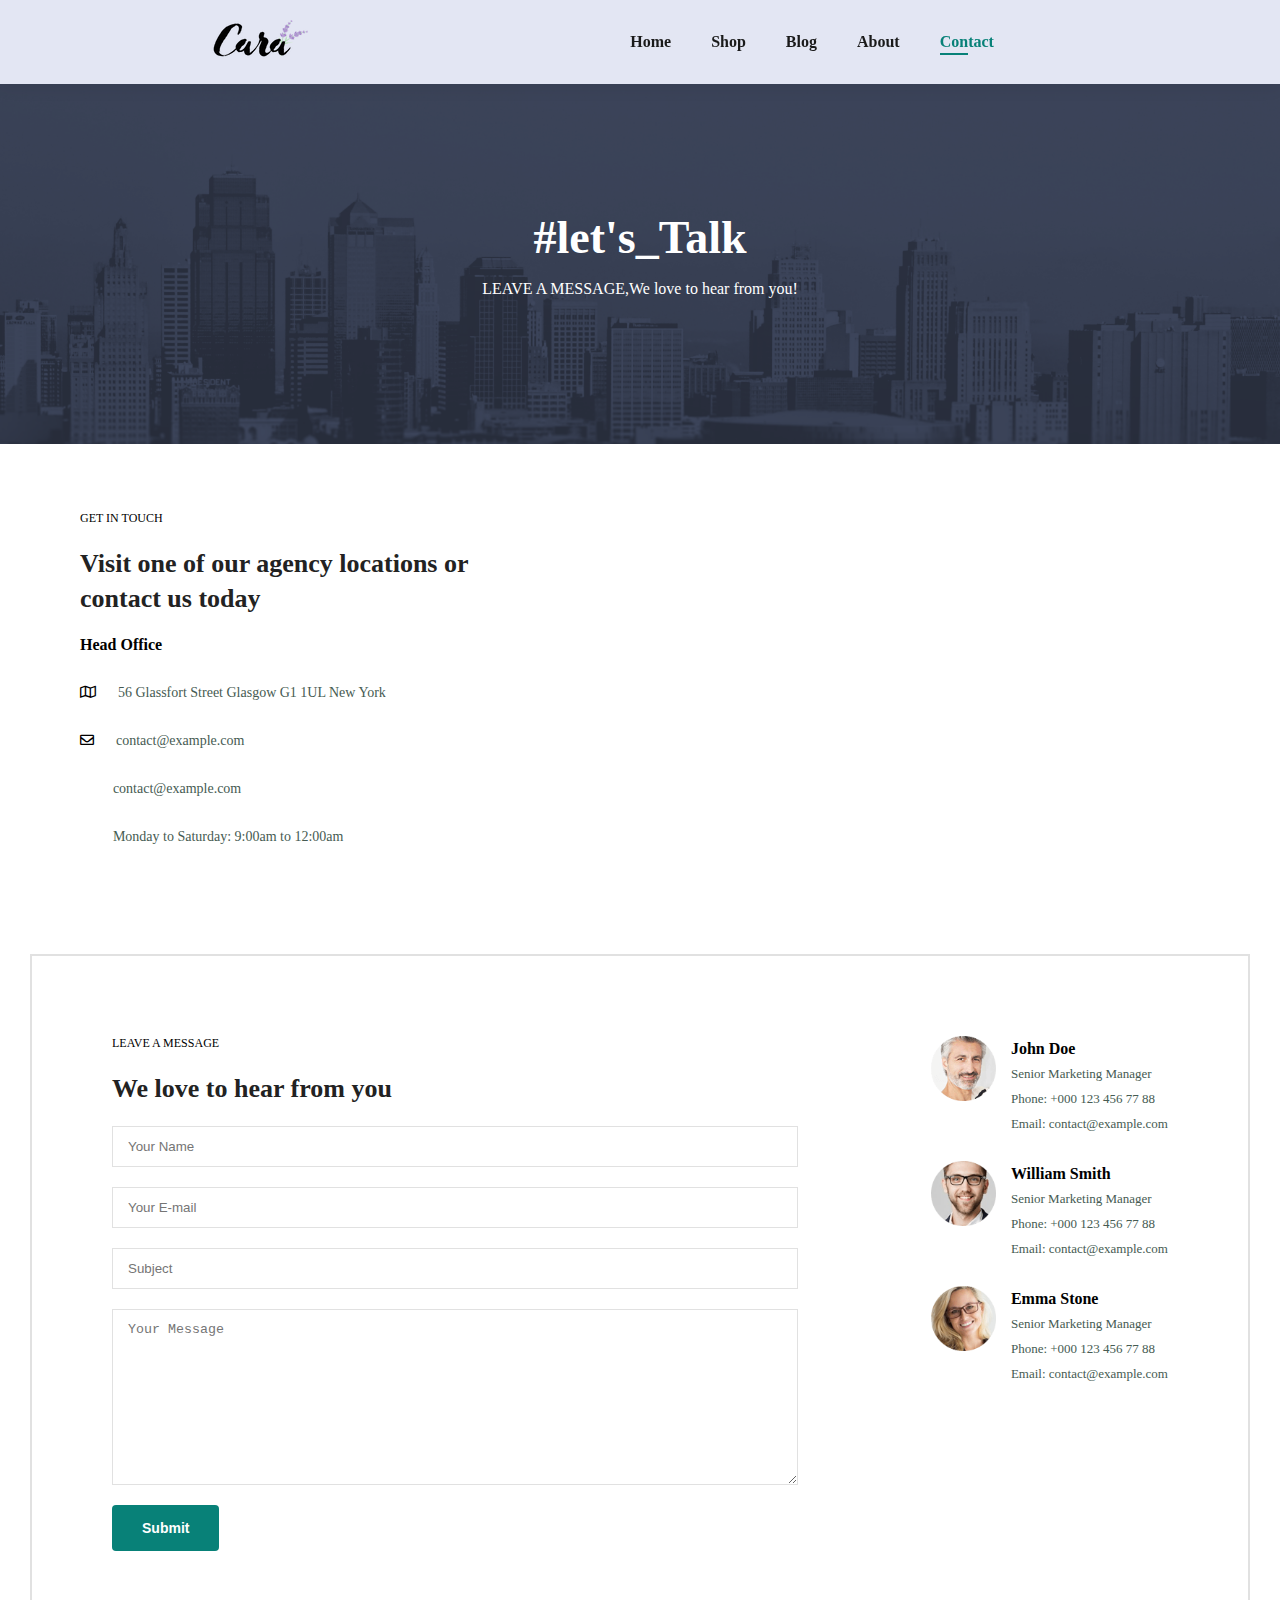
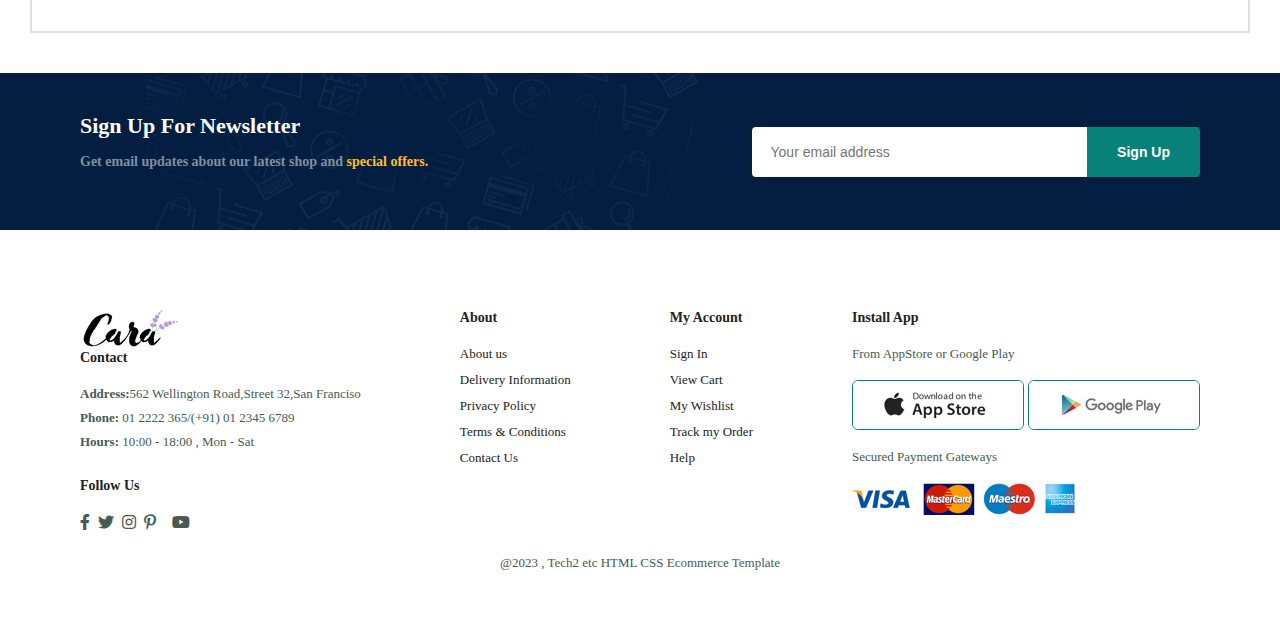
<file: contact.html>
<!DOCTYPE html>
<html lang="en">

<head>
    <meta charset="UTF-8">
    <meta name="viewport" content="width=device-width, initial-scale=1.0">
    <title>Document</title>
    <link rel="stylesheet" href="https://pro.fontawesome.com/releases/v5.10.0/css/all.css" />

    <link rel="stylesheet" href="style.css">

</head>

<body>
    <section id="header">
        <a href="#"><img class="logo" src="logo.png" alt=""></a>
        <div>
            <ul id="navbar">
                <li><a href="index.html">Home</a></li>
                <li><a href="shop.html">Shop</a></li>
                <li><a href="blog.html">Blog</a></li>
                <li><a href="about.html">About</a></li>
                <li><a href="contact.html" class="active">Contact</a></li>
                <li id="lg-bag"><a href="cart.html"><i class="far fa-shopping-bag" style="color: #010813;"></i></a></li>
                <a href="#" id="close"><i class="far fa-times"></i></a>
            </ul>
        </div>
        <div id="mobile">
            <a href="cart.png"><i class="far fa-shopping-bag" style="color: #010813;"></i></a>
            <i id="bar" class="fas fa-outdent"></i>
        </div>
    </section>

    <section id="page-header" class="about-header">
        <h2>#let's_Talk</h2>
        <p>LEAVE A MESSAGE,We love to hear from you!</p>
    </section>

    <section id="contact-details" class="section-p1">
        <div class="details">
            <span>GET IN TOUCH</span>
            <h2>Visit one of our agency locations or contact us today</h2>
            <h3>Head Office</h3>
            <div>
                <li>
                    <i class="far fa-map"></i>
                    <p>56 Glassfort Street Glasgow G1 1UL New York</p>
                </li>
                <li>
                    <i class="far fa-envelope"></i>
                    <p>contact@example.com</p>
                </li>
                <li>
                    <i class="fal fa-phone-alt"></i>
                    <p>contact@example.com</p>
                </li>
                <li>
                    <i class="fal fa-clock"></i>
                    <p>Monday to Saturday: 9:00am to 12:00am</p>
                </li>
            </div>
        </div>
        <div class="map">
            <iframe src="https://www.google.com/maps/embed?pb=!1m18!1m12!1m3!1d2469.833862752759!2d-1.25761862343386!3d51.754361471870546!2m3!1f0!2f0!3f0!3m2!1i1024!2i768!4f13.1!3m3!1m2!1s0x4876c6a9ef8c485b%3A0xd2ff1883a001afed!2sUniversity%20of%20Oxford!5e0!3m2!1sen!2sin!4v1691151220824!5m2!1sen!2sin" width="600" height="450" style="border:0;" allowfullscreen="" loading="lazy" referrerpolicy="no-referrer-when-downgrade"></iframe>
        </div>
    </section>

    <section id="form-details">
        <form action="">
            <span>LEAVE A MESSAGE</span>
            <h2>We love to hear from you</h2>
            <input type="text" placeholder="Your Name">
            <input type="email" placeholder="Your E-mail">
            <input type="text" placeholder="Subject">
            <textarea name="" id="" cols="30" rows="10" placeholder="Your Message"></textarea>
            <button class="normal">Submit</button>
        </form>
        <div class="people">
            <div>
                <img src="contact/1.png" alt="">
                <p><span>John Doe</span>Senior Marketing Manager <br>
                Phone: +000 123 456 77 88 <br>Email: contact@example.com </p>
            </div>
            <div>
                <img src="contact/2.png" alt="">
                <p><span>William Smith</span>Senior Marketing Manager <br>
                Phone: +000 123 456 77 88 <br>Email: contact@example.com </p>
            </div>
            <div>
                <img src="contact/3.png" alt="">
                <p><span>Emma Stone</span>Senior Marketing Manager <br>
                Phone: +000 123 456 77 88 <br>Email: contact@example.com </p>
            </div>
        </div>
    </section>

    <section id="newsletter" class="section-p1 section-m1">
        <div class="newstext">
            <h4>Sign Up For Newsletter</h4>
            <p>Get email updates about our latest shop and <span>special offers.</span> </p>
        </div>
        <div class="form">
            <input type="text" placeholder="Your email address">
            <button class="normal">Sign Up</button>
        </div>
    </section>


    <footer class="section-p1">
        <div class="col">
            <img src="logo.png" alt="">
            <h4>Contact</h4>
            <p><strong>Address:</strong>562 Wellington Road,Street 32,San Franciso</p>
            <p><strong>Phone:</strong> 01 2222 365/(+91) 01 2345 6789</p>
            <p><strong>Hours: </strong> 10:00 - 18:00 , Mon - Sat</p>
            <div class="follow">
                <h4>Follow Us</h4>
                <div class="icon">
                    <i class="fab fa-facebook-f"></i>
                    <i class="fab fa-twitter"></i>
                    <i class="fab fa-instagram"></i>
                    <i class="fab fa-pinterest-p"></i>
                    <i class="fab fa-google-f"></i>
                    <i class="fab fa-youtube"></i>
                </div>
            </div>
        </div>

        <div class="col">
            <h4>About</h4>
            <a href="#">About us</a>
            <a href="#">Delivery Information</a>
            <a href="#">Privacy Policy</a>
            <a href="#">Terms & Conditions</a>
            <a href="#">Contact Us</a>
        </div>

        <div class="col">
            <h4>My Account</h4>
            <a href="#">Sign In</a>
            <a href="#">View Cart</a>
            <a href="#">My Wishlist</a>
            <a href="#">Track my Order</a>
            <a href="#">Help</a>
        </div>
        <div class="col  install">
            <h4>Install App</h4>
            <p>From AppStore or Google Play</p>
            <div class="row">
                <img src="app.jpg" alt="">
                <img src="play.jpg" alt="">
            </div>
            <p>Secured Payment Gateways</p>
            <img src="pay.png" alt="">
        </div>
        <div class="copyright">
            <p>@2023 , Tech2 etc HTML CSS Ecommerce Template</p>
        </div>
    </footer>

</body>
<script src="script.js"></script>

</html>
</file>
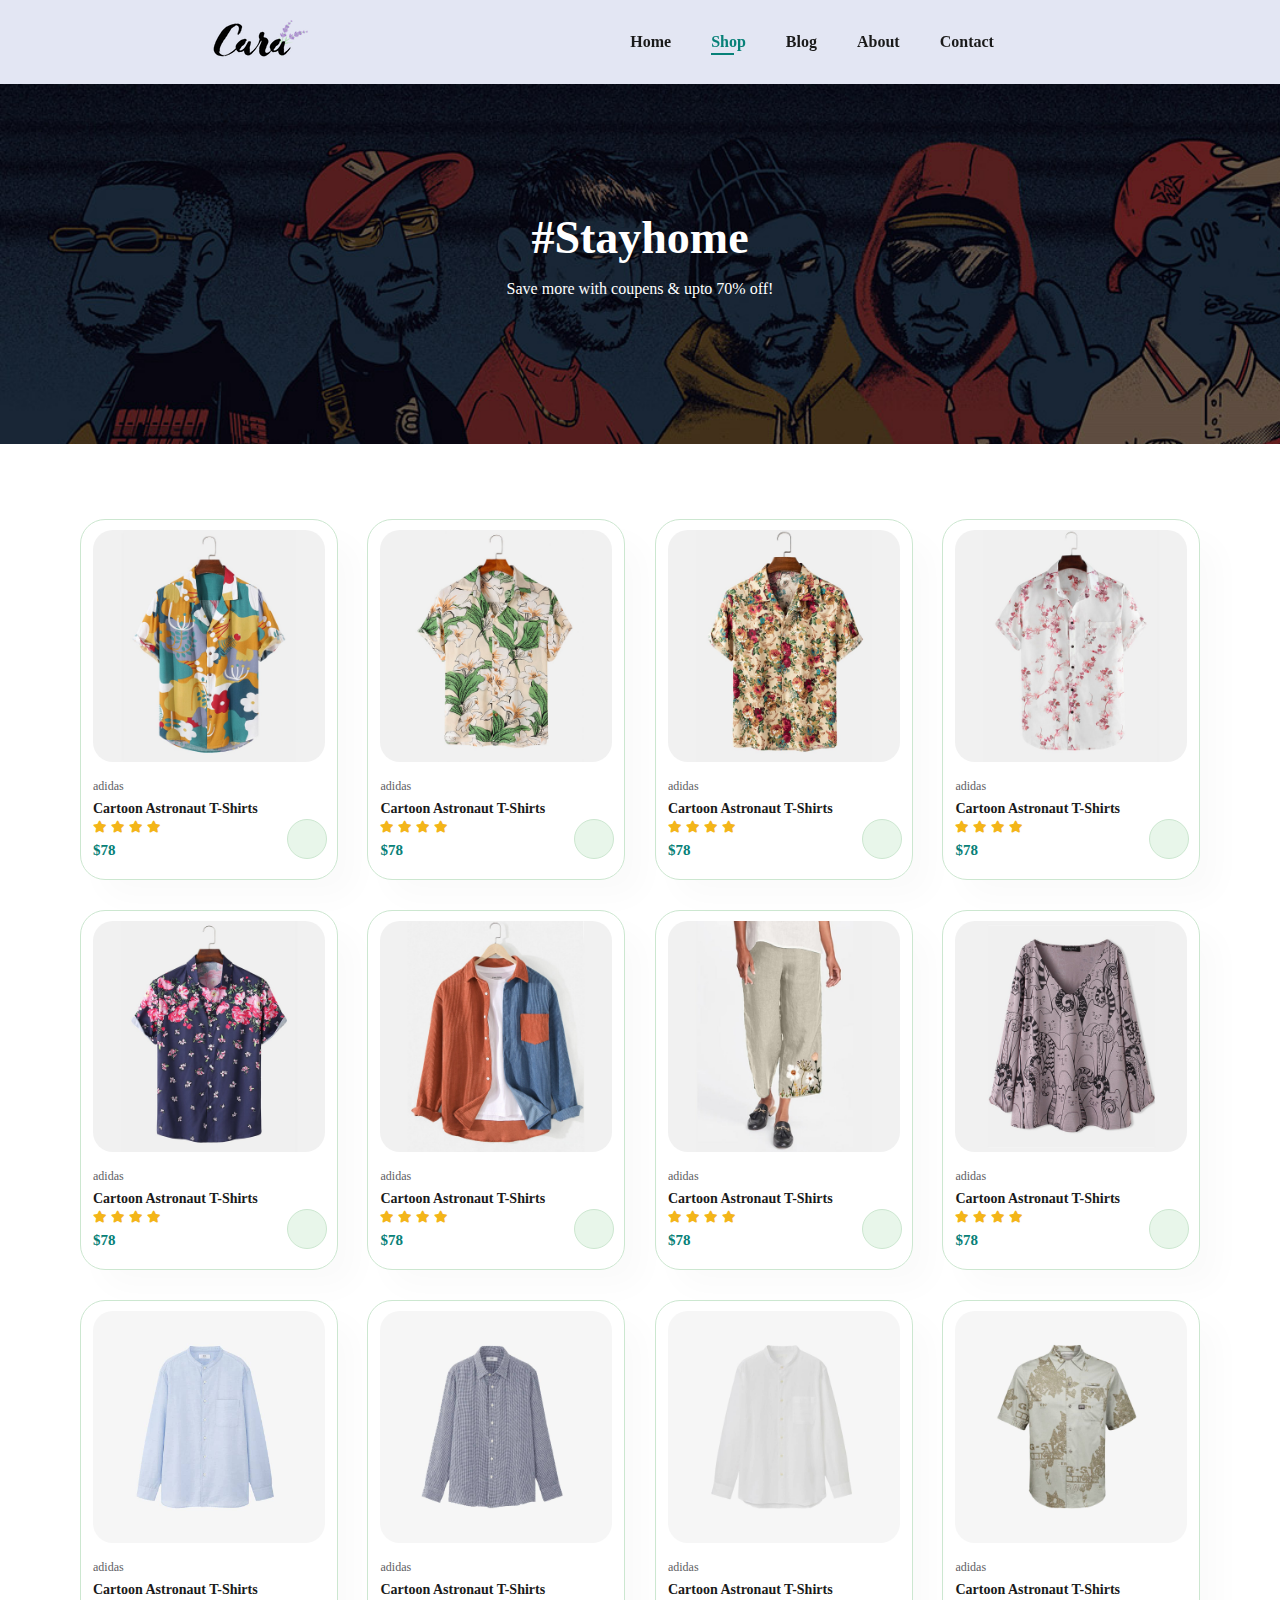
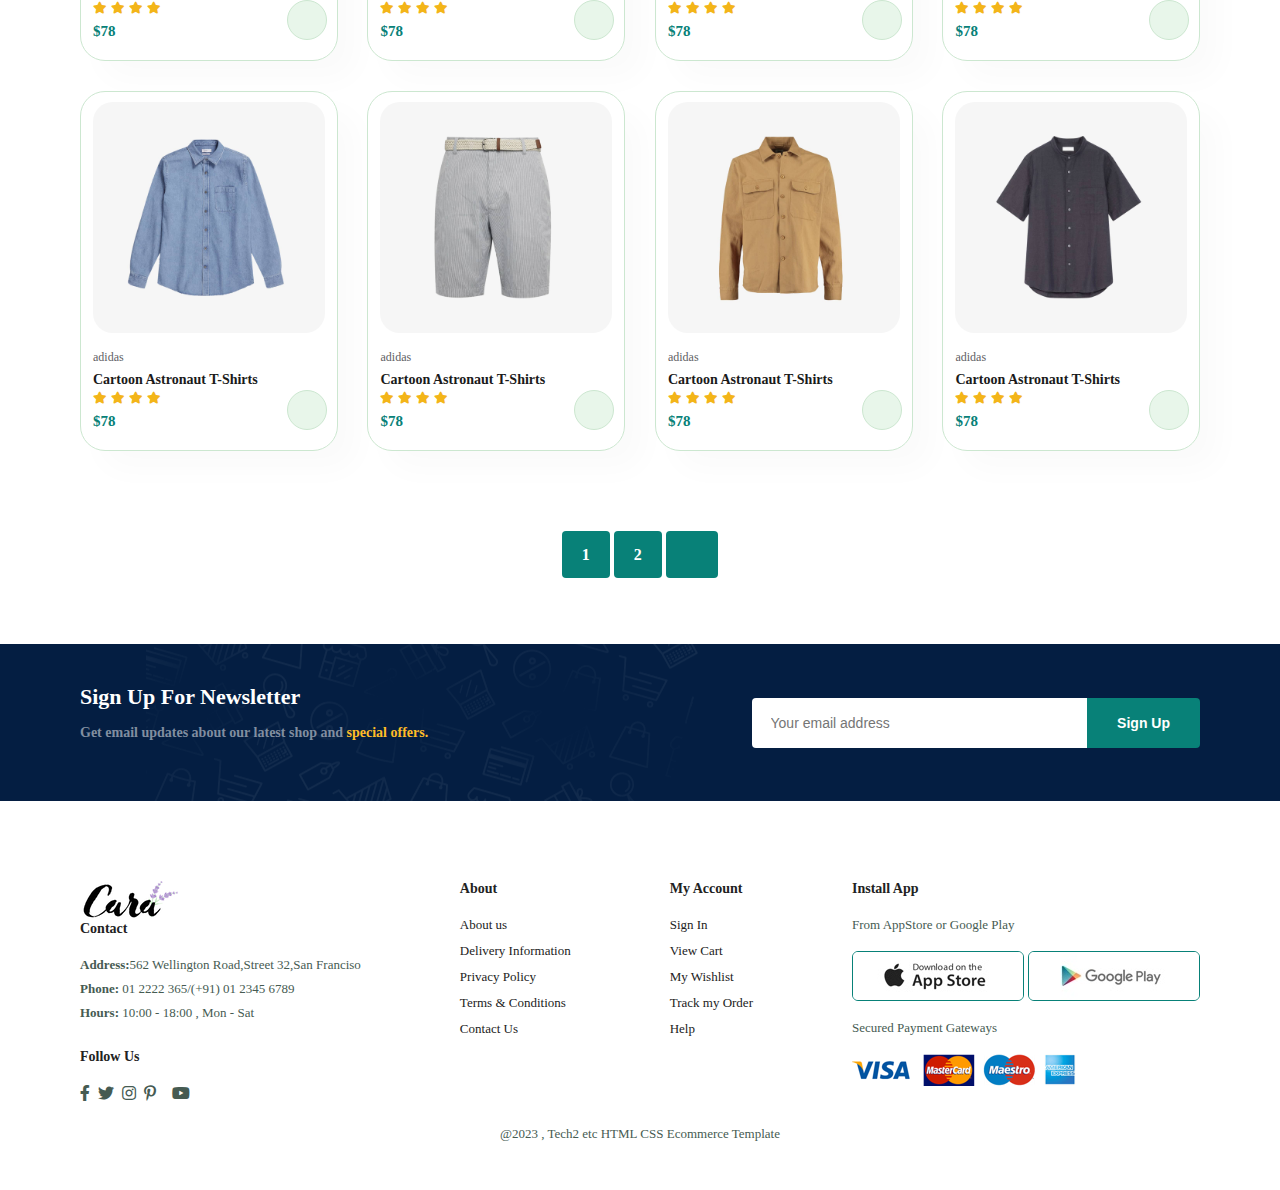
<file: shop.html>
<!DOCTYPE html>
<html lang="en">

<head>
    <meta charset="UTF-8">
    <meta name="viewport" content="width=device-width, initial-scale=1.0">
    <title>Document</title>
    <link rel="stylesheet" href="https://pro.fontawesome.com/releases/v5.10.0/css/all.css" />

    <link rel="stylesheet" href="style.css">

</head>

<body>
    <section id="header">
        <a href="#"><img class="logo" src="logo.png" alt=""></a>
        <div>
            <ul id="navbar">
                <li><a href="index.html">Home</a></li>
                <li><a  class="active" href="shop.html">Shop</a></li>
                <li><a href="blog.html">Blog</a></li>
                <li><a href="about.html">About</a></li>
                <li><a href="contact.html">Contact</a></li>
                <li id="lg-bag"><a href="cart.html"><i class="far fa-shopping-bag" style="color: #010813;"></i></a></li>
                <a href="#" id="close"><i class="far fa-times"></i></a>
            </ul>
        </div>
       <div id="mobile">
        <a href="cart.png"><i class="far fa-shopping-bag" style="color: #010813;"></i></a>
        <i id="bar" class="fas fa-outdent"></i>
       </div>
    </section>

    <section id="page-header">
        <h2>#Stayhome</h2>
        <p>Save more with coupens & upto 70% off!</p>       
    </section> 

    <section id="product1" class="section-p1">
        <div class="pro-container">
            <div class="pro" onclick="window.location.href='sproduct.html';">
                <img src="products/f1.jpg" alt="">
                <div class="des">
                    <span>adidas</span>
                    <h5>Cartoon Astronaut T-Shirts</h5>
                    <div class="star">
                        <i class="fas fa-star"></i>
                        <i class="fas fa-star"></i>
                        <i class="fas fa-star"></i>
                        <i class="fas fa-star"></i>
                    </div>
                    <h4>$78</h4>
                </div>
                <a href="#"><i class="fal fa-shopping-cart cart"></i></a>
            </div>

            <div class="pro">
                <img src="products/f2.jpg" alt="">
                <div class="des">
                    <span>adidas</span>
                    <h5>Cartoon Astronaut T-Shirts</h5>
                    <div class="star">
                        <i class="fas fa-star"></i>
                        <i class="fas fa-star"></i>
                        <i class="fas fa-star"></i>
                        <i class="fas fa-star"></i>
                    </div>
                    <h4>$78</h4>
                </div>
                <a href="#"><i class="fal fa-shopping-cart cart"></i></a>
            </div>
            <div class="pro">
                <img src="products/f3.jpg" alt="">
                <div class="des">
                    <span>adidas</span>
                    <h5>Cartoon Astronaut T-Shirts</h5>
                    <div class="star">
                        <i class="fas fa-star"></i>
                        <i class="fas fa-star"></i>
                        <i class="fas fa-star"></i>
                        <i class="fas fa-star"></i>
                    </div>
                    <h4>$78</h4>
                </div>
                <a href="#"><i class="fal fa-shopping-cart cart"></i></a>
            </div>
            <div class="pro">
                <img src="products/f4.jpg" alt="">
                <div class="des">
                    <span>adidas</span>
                    <h5>Cartoon Astronaut T-Shirts</h5>
                    <div class="star">
                        <i class="fas fa-star"></i>
                        <i class="fas fa-star"></i>
                        <i class="fas fa-star"></i>
                        <i class="fas fa-star"></i>
                    </div>
                    <h4>$78</h4>
                </div>
                <a href="#"><i class="fal fa-shopping-cart cart"></i></a>
            </div>
            <div class="pro">
                <img src="products/f5.jpg" alt="">
                <div class="des">
                    <span>adidas</span>
                    <h5>Cartoon Astronaut T-Shirts</h5>
                    <div class="star">
                        <i class="fas fa-star"></i>
                        <i class="fas fa-star"></i>
                        <i class="fas fa-star"></i>
                        <i class="fas fa-star"></i>
                    </div>
                    <h4>$78</h4>
                </div>
                <a href="#"><i class="fal fa-shopping-cart cart"></i></a>
            </div>
            <div class="pro">
                <img src="products/f6.jpg" alt="">
                <div class="des">
                    <span>adidas</span>
                    <h5>Cartoon Astronaut T-Shirts</h5>
                    <div class="star">
                        <i class="fas fa-star"></i>
                        <i class="fas fa-star"></i>
                        <i class="fas fa-star"></i>
                        <i class="fas fa-star"></i>
                    </div>
                    <h4>$78</h4>
                </div>
                <a href="#"><i class="fal fa-shopping-cart cart"></i></a>
            </div>
            <div class="pro">
                <img src="products/f7.jpg" alt="">
                <div class="des">
                    <span>adidas</span>
                    <h5>Cartoon Astronaut T-Shirts</h5>
                    <div class="star">
                        <i class="fas fa-star"></i>
                        <i class="fas fa-star"></i>
                        <i class="fas fa-star"></i>
                        <i class="fas fa-star"></i>
                    </div>
                    <h4>$78</h4>
                </div>
                <a href="#"><i class="fal fa-shopping-cart cart"></i></a>
            </div>
            <div class="pro">
                <img src="products/f8.jpg" alt="">
                <div class="des">
                    <span>adidas</span>
                    <h5>Cartoon Astronaut T-Shirts</h5>
                    <div class="star">
                        <i class="fas fa-star"></i>
                        <i class="fas fa-star"></i>
                        <i class="fas fa-star"></i>
                        <i class="fas fa-star"></i>
                    </div>
                    <h4>$78</h4>
                </div>
                <a href="#"><i class="fal fa-shopping-cart cart"></i></a>
            </div>

     
            <div class="pro">
                <img src="products/n1.jpg" alt="">
                <div class="des">
                    <span>adidas</span>
                    <h5>Cartoon Astronaut T-Shirts</h5>
                    <div class="star">
                        <i class="fas fa-star"></i>
                        <i class="fas fa-star"></i>
                        <i class="fas fa-star"></i>
                        <i class="fas fa-star"></i>
                    </div>
                    <h4>$78</h4>
                </div>
                <a href="#"><i class="fal fa-shopping-cart cart"></i></a>
            </div>

            <div class="pro">
                <img src="products/n2.jpg" alt="">
                <div class="des">
                    <span>adidas</span>
                    <h5>Cartoon Astronaut T-Shirts</h5>
                    <div class="star">
                        <i class="fas fa-star"></i>
                        <i class="fas fa-star"></i>
                        <i class="fas fa-star"></i>
                        <i class="fas fa-star"></i>
                    </div>
                    <h4>$78</h4>
                </div>
                <a href="#"><i class="fal fa-shopping-cart cart"></i></a>
            </div>
            <div class="pro">
                <img src="products/n3.jpg" alt="">
                <div class="des">
                    <span>adidas</span>
                    <h5>Cartoon Astronaut T-Shirts</h5>
                    <div class="star">
                        <i class="fas fa-star"></i>
                        <i class="fas fa-star"></i>
                        <i class="fas fa-star"></i>
                        <i class="fas fa-star"></i>
                    </div>
                    <h4>$78</h4>
                </div>
                <a href="#"><i class="fal fa-shopping-cart cart"></i></a>
            </div>
            <div class="pro">
                <img src="products/n4.jpg" alt="">
                <div class="des">
                    <span>adidas</span>
                    <h5>Cartoon Astronaut T-Shirts</h5>
                    <div class="star">
                        <i class="fas fa-star"></i>
                        <i class="fas fa-star"></i>
                        <i class="fas fa-star"></i>
                        <i class="fas fa-star"></i>
                    </div>
                    <h4>$78</h4>
                </div>
                <a href="#"><i class="fal fa-shopping-cart cart"></i></a>
            </div>
            <div class="pro">
                <img src="products/n5.jpg" alt="">
                <div class="des">
                    <span>adidas</span>
                    <h5>Cartoon Astronaut T-Shirts</h5>
                    <div class="star">
                        <i class="fas fa-star"></i>
                        <i class="fas fa-star"></i>
                        <i class="fas fa-star"></i>
                        <i class="fas fa-star"></i>
                    </div>
                    <h4>$78</h4>
                </div>
                <a href="#"><i class="fal fa-shopping-cart cart"></i></a>
            </div>
            <div class="pro">
                <img src="products/n6.jpg" alt="">
                <div class="des">
                    <span>adidas</span>
                    <h5>Cartoon Astronaut T-Shirts</h5>
                    <div class="star">
                        <i class="fas fa-star"></i>
                        <i class="fas fa-star"></i>
                        <i class="fas fa-star"></i>
                        <i class="fas fa-star"></i>
                    </div>
                    <h4>$78</h4>
                </div>
                <a href="#"><i class="fal fa-shopping-cart cart"></i></a>
            </div>
            <div class="pro">
                <img src="products/n7.jpg" alt="">
                <div class="des">
                    <span>adidas</span>
                    <h5>Cartoon Astronaut T-Shirts</h5>
                    <div class="star">
                        <i class="fas fa-star"></i>
                        <i class="fas fa-star"></i>
                        <i class="fas fa-star"></i>
                        <i class="fas fa-star"></i>
                    </div>
                    <h4>$78</h4>
                </div>
                <a href="#"><i class="fal fa-shopping-cart cart"></i></a>
            </div>
            <div class="pro">
                <img src="products/n8.jpg" alt="">
                <div class="des">
                    <span>adidas</span>
                    <h5>Cartoon Astronaut T-Shirts</h5>
                    <div class="star">
                        <i class="fas fa-star"></i>
                        <i class="fas fa-star"></i>
                        <i class="fas fa-star"></i>
                        <i class="fas fa-star"></i>
                    </div>
                    <h4>$78</h4>
                </div>
                <a href="#"><i class="fal fa-shopping-cart cart"></i></a>
            </div>
           
        </div>

    </section>

    <section id="pagination" class="section-p1">
        <a href="#">1</a>
        <a href="#">2</a>
        <a href="#"><i class="fal fa-long-arrow-alt-right"></i></a>
    </section>

   <section id="newsletter" class="section-p1 section-m1">
        <div class="newstext">
            <h4>Sign Up For Newsletter</h4>
            <p>Get email updates about our latest shop and <span>special offers.</span> </p>
        </div>
        <div class="form">
                <input type="text" placeholder="Your email address">
                <button class="normal">Sign Up</button>
        </div>
   </section>

   <footer class="section-p1">
    <div class="col">
        <img src="logo.png" alt="">
        <h4>Contact</h4>
        <p><strong>Address:</strong>562 Wellington Road,Street 32,San Franciso</p>
        <p><strong>Phone:</strong> 01 2222 365/(+91) 01 2345 6789</p>
        <p><strong>Hours: </strong> 10:00 - 18:00 , Mon - Sat</p>
        <div class="follow">
            <h4>Follow Us</h4>
            <div class="icon">
                    <i class="fab fa-facebook-f"></i>
                    <i class="fab fa-twitter"></i>
                    <i class="fab fa-instagram"></i>
                    <i class="fab fa-pinterest-p"></i>
                    <i class="fab fa-google-f"></i>
                    <i class="fab fa-youtube"></i>
            </div>
        </div>
    </div>

    <div class="col">
        <h4>About</h4>
        <a href="#">About us</a>
        <a href="#">Delivery Information</a>
        <a href="#">Privacy Policy</a>
        <a href="#">Terms & Conditions</a>
        <a href="#">Contact Us</a>
    </div>

    <div class="col">
        <h4>My Account</h4>
        <a href="#">Sign In</a>
        <a href="#">View Cart</a>
        <a href="#">My Wishlist</a>
        <a href="#">Track my Order</a>
        <a href="#">Help</a>
    </div>
        <div class="col  install">
            <h4>Install App</h4>
            <p>From AppStore or Google Play</p>
            <div class="row">
                <img src="app.jpg" alt="">
                <img src="play.jpg" alt="">
            </div>
            <p>Secured Payment Gateways</p>
            <img src="pay.png" alt="">
        </div>
        <div class="copyright">
            <p>@2023 , Tech2 etc HTML CSS Ecommerce Template</p>
        </div>
   </footer>

</body>
<script src="script.js"></script>

</html>
</file>
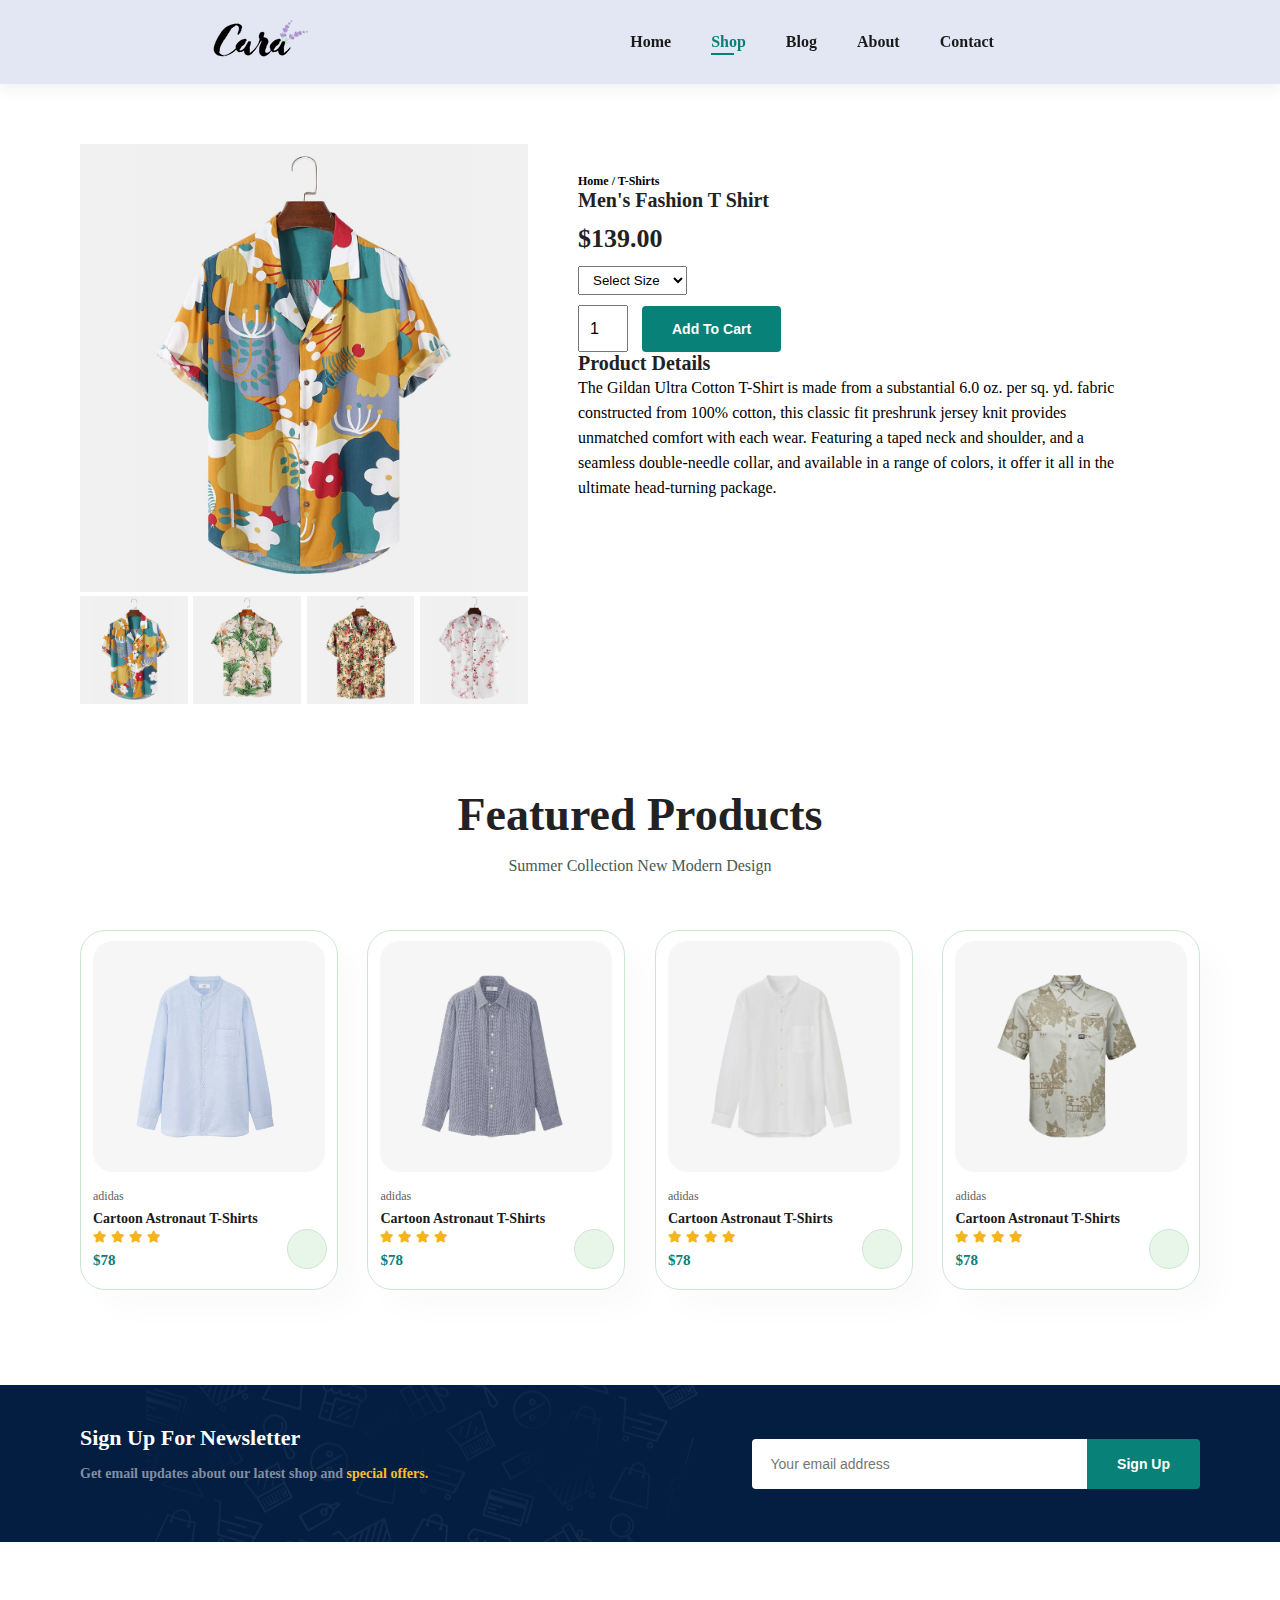
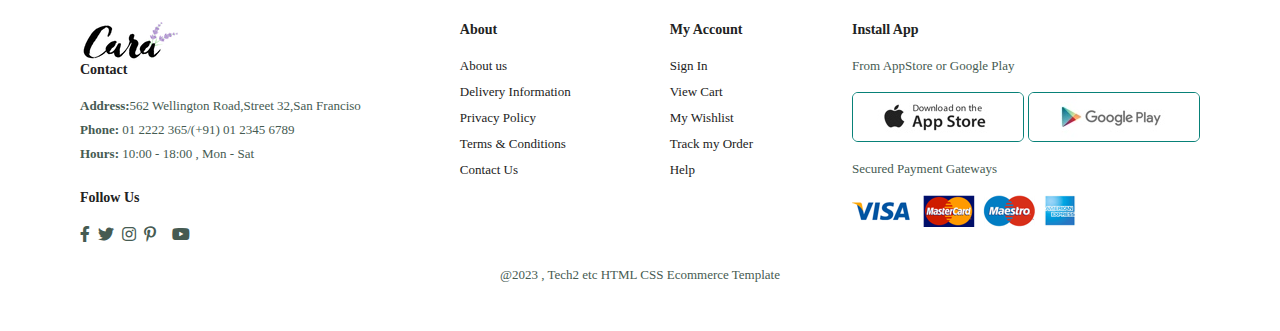
<file: sproduct.html>
<!DOCTYPE html>
<html lang="en">

<head>
    <meta charset="UTF-8">
    <meta name="viewport" content="width=device-width, initial-scale=1.0">
    <title>Document</title>
    <link rel="stylesheet" href="https://pro.fontawesome.com/releases/v5.10.0/css/all.css" />

    <link rel="stylesheet" href="style.css">

</head>

<body>
    <section id="header">
        <a href="#"><img class="logo" src="logo.png" alt=""></a>
        <div>
            <ul id="navbar">
                <li><a href="index.html">Home</a></li>
                <li><a class="active" href="shop.html">Shop</a></li>
                <li><a href="blog.html">Blog</a></li>
                <li><a href="about.html">About</a></li>
                <li><a href="contact.html">Contact</a></li>
                <li id="lg-bag"><a href="cart.html"><i class="far fa-shopping-bag" style="color: #010813;"></i></a></li>
                <a href="#" id="close"><i class="far fa-times"></i></a>
            </ul>
        </div>
        <div id="mobile">
            <a href="cart.png"><i class="far fa-shopping-bag" style="color: #010813;"></i></a>
            <i id="bar" class="fas fa-outdent"></i>
        </div>
    </section>

    <section id="prodetails" class="section-p1">
        <div class="single-pro-image">
            <img src="products/f1.jpg" width="100%" id="MainImg" alt="">

            <div class="small-img-group">
                <div class="small-img-col">
                    <img src="products/f1.jpg" width="100%" class="small-img" alt="">
                </div>
                <div class="small-img-col">
                    <img src="products/f2.jpg" width="100%" class="small-img" alt="">
                </div>
                <div class="small-img-col">
                    <img src="products/f3.jpg" width="100%" class="small-img" alt="">
                </div>
                <div class="small-img-col">
                    <img src="products/f4.jpg" width="100%" class="small-img" alt="">
                </div>
            </div>
        </div>
        <div class="single-pro-details">
            <h6>Home / T-Shirts</h6>
            <h4>Men's Fashion T Shirt</h4>
            <h2>$139.00</h2>
            <select>
                <option>Select Size</option>
                <option>XL</option>
                <option>XXL</option>
                <option>Small</option>
                <option>Large</option>
            </select>
            <input type="number" value="1">
            <button class="normal">Add To Cart</button>
            <h4>Product Details</h4>
            <span>The Gildan Ultra Cotton T-Shirt is made from a substantial 6.0 oz. per
                sq. yd. fabric constructed from 100% cotton, this classic fit preshrunk jersey
                knit provides unmatched comfort with each wear. Featuring a taped neck and shoulder,
                and a seamless double-needle collar, and available in a range of colors, it offer it all
                in the ultimate head-turning package.</span>
        </div>
    </section>

    <section id="product1" class="section-p1">
        <h2>Featured Products</h2>
        <p>Summer Collection New Modern Design</p>
        <div class="pro-container">
            <div class="pro">
                <img src="products/n1.jpg" alt="">
                <div class="des">
                    <span>adidas</span>
                    <h5>Cartoon Astronaut T-Shirts</h5>
                    <div class="star">
                        <i class="fas fa-star"></i>
                        <i class="fas fa-star"></i>
                        <i class="fas fa-star"></i>
                        <i class="fas fa-star"></i>
                    </div>
                    <h4>$78</h4>
                </div>
                <a href="#"><i class="fal fa-shopping-cart cart"></i></a>
            </div>

            <div class="pro">
                <img src="products/n2.jpg" alt="">
                <div class="des">
                    <span>adidas</span>
                    <h5>Cartoon Astronaut T-Shirts</h5>
                    <div class="star">
                        <i class="fas fa-star"></i>
                        <i class="fas fa-star"></i>
                        <i class="fas fa-star"></i>
                        <i class="fas fa-star"></i>
                    </div>
                    <h4>$78</h4>
                </div>
                <a href="#"><i class="fal fa-shopping-cart cart"></i></a>
            </div>
            <div class="pro">
                <img src="products/n3.jpg" alt="">
                <div class="des">
                    <span>adidas</span>
                    <h5>Cartoon Astronaut T-Shirts</h5>
                    <div class="star">
                        <i class="fas fa-star"></i>
                        <i class="fas fa-star"></i>
                        <i class="fas fa-star"></i>
                        <i class="fas fa-star"></i>
                    </div>
                    <h4>$78</h4>
                </div>
                <a href="#"><i class="fal fa-shopping-cart cart"></i></a>
            </div>
            <div class="pro">
                <img src="products/n4.jpg" alt="">
                <div class="des">
                    <span>adidas</span>
                    <h5>Cartoon Astronaut T-Shirts</h5>
                    <div class="star">
                        <i class="fas fa-star"></i>
                        <i class="fas fa-star"></i>
                        <i class="fas fa-star"></i>
                        <i class="fas fa-star"></i>
                    </div>
                    <h4>$78</h4>
                </div>
                <a href="#"><i class="fal fa-shopping-cart cart"></i></a>
            </div>
           
        </div>

    </section>
     
    <section id="newsletter" class="section-p1 section-m1">
        <div class="newstext">
            <h4>Sign Up For Newsletter</h4>
            <p>Get email updates about our latest shop and <span>special offers.</span> </p>
        </div>
        <div class="form">
            <input type="text" placeholder="Your email address">
            <button class="normal">Sign Up</button>
        </div>
    </section>

    <footer class="section-p1">
        <div class="col">
            <img src="logo.png" alt="">
            <h4>Contact</h4>
            <p><strong>Address:</strong>562 Wellington Road,Street 32,San Franciso</p>
            <p><strong>Phone:</strong> 01 2222 365/(+91) 01 2345 6789</p>
            <p><strong>Hours: </strong> 10:00 - 18:00 , Mon - Sat</p>
            <div class="follow">
                <h4>Follow Us</h4>
                <div class="icon">
                    <i class="fab fa-facebook-f"></i>
                    <i class="fab fa-twitter"></i>
                    <i class="fab fa-instagram"></i>
                    <i class="fab fa-pinterest-p"></i>
                    <i class="fab fa-google-f"></i>
                    <i class="fab fa-youtube"></i>
                </div>
            </div>
        </div>

        <div class="col">
            <h4>About</h4>
            <a href="#">About us</a>
            <a href="#">Delivery Information</a>
            <a href="#">Privacy Policy</a>
            <a href="#">Terms & Conditions</a>
            <a href="#">Contact Us</a>
        </div>

        <div class="col">
            <h4>My Account</h4>
            <a href="#">Sign In</a>
            <a href="#">View Cart</a>
            <a href="#">My Wishlist</a>
            <a href="#">Track my Order</a>
            <a href="#">Help</a>
        </div>
        <div class="col  install">
            <h4>Install App</h4>
            <p>From AppStore or Google Play</p>
            <div class="row">
                <img src="app.jpg" alt="">
                <img src="play.jpg" alt="">
            </div>
            <p>Secured Payment Gateways</p>
            <img src="pay.png" alt="">
        </div>
        <div class="copyright">
            <p>@2023 , Tech2 etc HTML CSS Ecommerce Template</p>
        </div>
    </footer>

    <script>
        var MainImg=document.getElementById('MainImg');
        var smallImg=document.getElementsByClassName('small-img');

        smallImg[0].onclick=function(){
            MainImg.src=smallImg[0].src;
        }
        smallImg[1].onclick=function(){
            MainImg.src=smallImg[1].src;
        }
        smallImg[2].onclick=function(){
            MainImg.src=smallImg[2].src;
        }
        smallImg[3].onclick=function(){
            MainImg.src=smallImg[3].src;
        }

    </script>
</body>
<script src="script.js"></script>

</html>
</file>
<file: style.css>
*{
    margin: 0px;
    padding: 0px;
    box-sizing: border-box;
}
h1{
    font-size: 50px;
    line-height: 64px;
    color: #222;
}
h2{
    font-size: 46px;
    line-height: 54px;
    color: #222;
}
h4{
    font-size: 20px;
    color: #222;
}
h6{
    font-weight: 700px;
    font-size: 12px;
}
p{
    font-size: 16px;
    color: #465b52;
    margin: 15px 0 20px;
}
.section-p1{
    padding: 40px 80px;
}
.section-m1{
    margin: 40px 0;
}
button.normal{
    font-size: 14px;
    font-weight: 600;
    padding: 15px 30px;
    color: #000;
    background-color: #fff;
    border-radius: 4px;
    cursor: pointer;
    border: none;
    outline: none;
    transition: 0.2s;
}
button.white{
    font-size: 13px;
    font-weight: 600;
    padding: 11px 18px;
    color: #fff;
    background-color: transparent;
    cursor: pointer;
    border: 1px solid #fff; 
    outline: none;
    transition: 0.2s;
}
body{
    width: 100%;
}
#header{
    display: flex;
    align-items: center;
    justify-content: space-around;
    padding: 20px 80px;
    background: #e3e6f3;
    box-shadow: 0 5px 15px rgba(0,0,0,0.06);
    z-index: 999;
    position: sticky;
    top: 0;
    left: 0;
}
#navbar{
    display: flex;
    align-items: center;
    justify-content: center;
}
#navbar li{
    list-style: none;
    padding: 0 20px;
    position: relative;
}
#navbar li a{
    text-decoration: none;
    font-size: 16px;
    font-weight: 600;
    color: #1a1a1a;
    transition: 0.3s ease;
}
#navbar li a:hover,
#navbar li a.active{
    color: #088178;
}
#navbar li a.active::after,
#navbar li a:hover::after{
        content: "";
        width: 30%;
        height: 2px;
        background: #088178;
        position: absolute;
        bottom: -4px;
        left: 20px;
}
#mobile{
    display:none;
    align-items: center;
}
#close{
    display: none;
}
#hero{
    background-image: url(hero4.png);
    height: 90vh;
    width: 100%;
    background-size: cover;
    padding: 0 80px;
    display: flex;
    flex-direction: column;
    align-items: flex-start;
    justify-content: center;    
}
#hero h1{
    color: #088178;
}
#hero button{
    background-image: url(button.png);
    background-color: transparent;
    border: 0;
    color: #088178;
    padding: 14px 80px 14px 65px;
    background-repeat: no-repeat;
    cursor: pointer;
    font-weight: 700;
    font-size: 15px;
}
#features{
    display: flex;
    align-items:center;
    justify-content: space-between;
    flex-wrap: wrap;
}
#features .fe-box{
    width: 180px;
    text-align: center;
    padding: 25px 15px;
    box-shadow: 20px 20px 34px rgba(0,0,0,0.03);
    border: 1px solid #cce7d0;
    border-radius: 4px;
    margin: 15px 0;
}
#features .fe-box:hover{
    box-shadow: 10px 10px 54px rgba(70,62,221,0.1);
}
#features .fe-box img{
    width: 100%;
    margin-bottom: 10px;
}
#features .fe-box h6{
    display: inline-block;
    padding: 9px 8px 6px 8px;
    line-height: 1;
    border-radius: 4px;
    color: #088178;
    background-color: #fddde4;
}
#features .fe-box:nth-child(2) h6{
        background-color: #cdebbc;
}
#features .fe-box:nth-child(3) h6{
    background-color: #d1e8f2;
}
#features .fe-box:nth-child(4) h6{
    background-color: #cdd48f;
}
#features .fe-box:nth-child(5) h6{
    background-color: #f6dbf6;
}
#features .fe-box:nth-child(6) h6{
    background-color: #fff2e5;
}
#product1 .pro-container{
    display: flex;
    justify-content: space-between;
    padding-top: 20px;
    flex-wrap: wrap;
}
#product1{
    text-align: center; 
}
#product1 .pro{
    width: 23%;
    min-width: 250px;
    padding: 10px 12px;
    border: 1px solid #cce7d0;
    border-radius: 25px;
    cursor: pointer;
    box-shadow: 20px 20px 30px rgba(0,0,0,0.02);
    margin: 15px 0;
    transition: 0.2s ease;
    position: relative;
}
#product1 .pro:hover{
    box-shadow: 20px 20px 30px rgba(0,0,0,0.06);
}
#product1 .pro img{
    width: 100%;
    border-radius: 20px;
}
#product1 .pro .des{
    text-align: start;
    padding: 10px 0;
}
#product1 .pro .des span{
    color:#606063;
    font-size: 12px;
}
#product1 .pro .des h5{
    padding-top: 7px;
    color: #1a1a1a;
    font-size: 14px;

}
#product1 .pro .des i{
    font-size: 12px;
    color: rgb(243,181,25); 
}
#product1 .pro .des h4{
    padding-top: 7px;
    font-size: 15px;
    font-weight: 700;
    color: #088178;
}
#product1 .pro .cart{
    width: 40px;
    height: 40px;
    line-height: 40px;
    color: #088178;
    border-radius: 50px;
    background-color: #e8f6ea;
    font-weight: 500;
    border: 1px solid #cce7d0;
    position: absolute;
    bottom: 20px;
    right: 10px;
}
#banner3{
    display: flex;
    justify-content: space-between;
    flex-wrap: wrap;
    padding: 0 80px;

}
#banner{
    display: flex;
    flex-direction: column;
    justify-content: center;
    align-items: center;
    text-align: center;
    background: url(banner/b2.jpg);
    width: 100%;
    height: 40vh;
    background-size: cover;
    background-position: center;
}
#banner h4{
    color: #fff;
    font-size: 16px;
}
#banner h2{
    color: #fff;
    font-size: 30px;
    padding: 10px 0;
}
#banner h2 span{
    color: #ef3636;

}
#banner button:hover{
    background: #088178;
    color: #fff;
}
#sm-banner{
    display: flex;
    justify-content: space-between;
    flex-wrap: wrap;

}
#sm-banner .banner-box{
    display: flex;
    flex-direction: column;
    justify-content: center;
    align-items: flex-start;
    background: url(banner/b17.jpg);
    min-width: 580px;
    height: 50vh;
    background-size: cover;
    background-position: center;   
    padding: 30px; 
}
#sm-banner h4{
    color: #fff;
    font-size: 20px;
    font-weight: 300;
}

#sm-banner h2{
    color: #fff;
    font-size: 28px;
    font-weight: 800;
}
#sm-banner span{
    color: #fff;
    font-size: 14px;
    font-weight: 500;
    padding-bottom:15px;
}
#sm-banner .banner-box:hover button{
    background: #088178;
    border: 1px solid #088178;
}
#sm-banner .banner-box2{
    background-image: url(banner/b10.jpg);
}
#banner3 .banner-box{
    display: flex;
    flex-direction: column;
    justify-content: center;
    align-items: flex-start;
    background: url(banner/b7.jpg);
    min-width: 30%;
    height: 30vh;
    background-size: cover;
    background-position: center;   
    padding: 20px;   
    margin-bottom: 20px;
}
#banner3 h2{
    color: #fff;
    font-weight: 900;
    font: 22px;
}
#banner3 h3{
    color: #ec544e;
    font-weight: 800;
    font-size: 15px;
}
#banner3 .banner-box2{
    background: url(banner/b4.jpg);
    background-size: cover;
}
#banner3 .banner-box3{
    background: url(banner/b18.jpg); 
    background-size:110%;

}
#newsletter{
    display: flex;
    justify-content: space-between;
    flex-wrap: wrap;
    align-items: center;
    background-image: url(banner/b14.png);
    background-repeat: no-repeat;
    background-position: 20% 30%;
    background-color: #041e42;
}
#newsletter h4{
    font-size: 22px;
    font-weight: 700;
    color: #fff;
}
#newsletter p{
    font-size: 14px;
    font-weight: 600;
    color: #818ea0;
}
#newsletter p span{
    color: #ffbd27;
}
#newsletter .form{
    display: flex;
    width: 40%;

}
#newsletter input{
    height: 3.125rem;
    padding: 0 1.25em;
    font-size: 14px;
    width: 100%;
    border: 1px solid transparent;
    border-radius: 4px;
    outline: none;
    border-top-right-radius: 0;
    border-bottom-right-radius: 0;
}
#newsletter button{
    background-color: #088178;
    color: #fff;
    white-space: nowrap;
    border-top-left-radius: 0;
    border-bottom-left-radius: 0;
}
footer{
    display: flex;
    flex-wrap: wrap;
    justify-content: space-between;
}
footer .col{
    display: flex;
    flex-direction: column;
    align-items: flex-start;
    margin-bottom: 23px;
}
footer .logo{
    margin-bottom: 30px;
}
footer h4{
    font-size: 14px;
    padding-bottom: 20px;
}
footer p{
    font-size: 13px;
    margin: 0 0 8px 0;
}
footer a{
    font-size: 13px;
    text-decoration: none;
    color: #222;
    margin-bottom: 10px ;
}
footer .follow{
    margin-top: 20px;
}
footer .follow i{
    color: #465b52;
    padding-right: 4px;
    cursor: pointer;
}
footer .install .row img{
    border: 1px solid #088178;
    border-radius: 6px;
}
footer .install img{
    margin: 10px 0 15px 0;
}
footer .follow i:hover,
footer a:hover{
    color: #088178;
    }
footer .copyright{
    width: 100%;
    text-align: center;
}
@media (max-width:799px) {
    #navbar{
        display: flex;
        flex-direction: column;
        align-items: flex-start;
        justify-content: flex-start;
        position: fixed;
        top: 0;
        right: -300px;
        height: 100vh;
        width: 300px;
        background-color: #e3e6f3;
        box-shadow:0 40px 60px  rgba(0,0,0,0.1);
        padding: 80px 0 0 10px;
        transition:0.3s ;
    }
    #navbar li{
        margin-bottom: 25px;
    }
    #mobile{
        display: flex;
        align-items: center;
    }
    #mobile i{
        color: #1a1a1a;
        font-size: 24px;
        padding-left: 20px; 
    }
    #navbar.active{
        right: 0px;
    }
    #close{
        display: initial;
        position: absolute;
        top: 30px;
        left: 30px;
        color: #222;
        font-size: 24px;
    }
    #lg-bag{
        display: none;

    }
    #hero{
        background-position:top 30% right 30%;
        height: 70vh;
        padding: 0 80px;
    }
    #features{
        justify-content: center;
    }
    #features .fe-box{
        margin: 15px 15px;
    }
    .section-p1{
        padding: 40px 40px;
    }
    #product1 .pro-container{
        justify-content: center;
    }
    #product1 .pro{
        margin: 15px;
    }
    #banner{
        height: 20vh;
    }
    #sm-banner .banner-box{
        min-width: 100%;
        height: 30vh;
    }
    #banner3{
        padding: 0 40px;
    }
    #banner3 .banner-box{
      width: 28%;
    }
    #newsletter .form{
        width: 70%;
    }
    #form-details{
        padding: 40px;
    }
    #form-details form{
        width: 50%;
    }
}

@media (max-width:477px) {
    #header{
        padding: 10px 30px;
    }
    #hero{
        padding: 0 20px;
        background-position: 55%;
    }
    h2{
        font-size: 32px;
    }
    h1{
        font-size: 38px;
    }
    .section-p1{
        padding: 20px;
    }
    #features .fe-box{
        width: 155px;
        margin: 0 0 150x 0;
    }
    #features{
        justify-content: space-between;
    }
    #product1 .pro{
        width: 100%;
    }
    #banner{
        height: 40vh;
    }
    #sm-banner .banner-box{
        height: 40vh;
    }
    #sm-banner .banner-box2{
        margin-top: 20px;
    }
    #banner3 .banner-box3{
        background-size:160%;
    }
    #banner3 .banner-box{
        width: 100%;
    }
    #newsletter{
        padding: 40px 20px;
    }
    #newsletter .form{
        width: 100%;
    }
    footer .copyright{
        text-align: start;
    }
    #prodetails{
        display: flex;
        flex-direction: column;
    }
    #prodetails .single-pro-image{
        width: 100%;
        margin-right: 0px;
    }
    #prodetails .single-pro-details{
        width: 100%;
    }
    #blog{
        padding: 100px 20px 0 20px;
    }
    #blog .blog-box{
        display: flex;
        flex-direction: column;
        align-items: flex-start;
    }
    #blog .blog-img{
        width: 100%;
       margin-right: 0px;
       margin-bottom: 30px;
    }
    #blog .blog-details{
        width: 100%;
    }
    #about-head{
        flex-direction:column;
    }
    #about-head img {
        width: 100%;
        margin-bottom: 20px;
    }
    #about-head div{
        padding-left:0px;
    }
    #about-app video{
        width: 100%;
    }
    #features{
        justify-content: center;
    }
    #contact-details{
        flex-direction: column;
    }
    #contact-details .details{
        width: 100%;
        margin-bottom: 30px;
    }
    #contact-details .map{
        width: 100%;
    }
    #form-detials{
        margin: 10px;
        padding: 30px 10px;
        flex-wrap: wrap;
    }
    #form-detials form{
        width: 100%;
        margin-bottom: 30px;
    }
    #cart-add{
        flex-direction:column ;
    }
    #coupen{
        width: 100%;
    }
    #subtotal{
        width: 100%;
        padding: 20px;
    }
}
#page-header{
    background-image: url(banner/b1.jpg);
    width: 100%;
    height: 40vh; 
    background-size: cover;
    display: flex;
    justify-content: center;
    text-align: center;
    flex-direction: column;
    padding: 14px;
}
#page-header h2,#page-header p{
    color: #fff;
}
#pagination{
    text-align: center;
}
#pagination a{
    text-decoration: none;
    background-color: #088178;
    padding: 15px 20px;
    border-radius: 4px;
    color: #fff;
    font-weight: 600;
}
#pagination a i{
    font-size: 16px;
    font-weight: 600;
}
#prodetails .single-pro-image{
    width: 40%;
    margin-right: 50px;
}
.small-img-group{
    display: flex;
    justify-content: space-between;
}
.small-img-col{
    flex-basis: 24%;
    cursor: pointer;
}
#prodetails{
    display: flex;
    margin-top: 20px;
}
#prodetails .single-pro-details{
    width: 50%;
    padding-top: 30px;
}
#prodetails .single-pro-details h4{
    width: 50%;
    padding-top: 40px 0 20px 0;
}
#prodetails .single-pro-details h2{
    font-size: 26px;
}
#prodetails .single-pro-details select{
    display: block;
    padding: 5px 10px;
    margin-bottom: 10px;
}
#prodetails .single-pro-details input{
    width: 50px;
    height: 47px;
    padding-left: 10px;
    font-size: 16px;
    margin-right: 10px;
}
#prodetails .single-pro-details button{
    background: #088178;
    color: #fff;
}
#prodetails .single-pro-details input:focus{
    outline: none;
}
#prodetails .single-pro-details span{
    line-height: 25px;
}
#page-header.blog-header{
        background-image: url(banner/b19.jpg);
}
#blog{
    padding: 150px 150px 0 150px;
}
#blog .blog-box{
         display: flex;
         align-items: center;
         width: 100%;
         position: relative;
         padding-bottom: 90px;
}
#blog .blog-img{
    width: 50%;
    margin-right: 40px;
}
#blog img{
    width: 100%;
    height: 300px;
    object-fit: cover;
}
#blog .blog-details{
    width: 50%;
}
#blog .blog-details a{
    text-decoration: none;
    font-size: 11px;
    color: #000;
    font-weight: 700;
    position: relative;
    transition: 0.3s;
}
#blog .blog-details a::after{
    content: "";
    width: 50px;
    height: 1px;
    background-color: #000;
    position: absolute;
    top: 4px;
    right: -60px;
}
#blog .blog-details a:hover{
    color: #088178;
}
#blog .blog-details a:hover::after{
    background-color: #088178;
}
#blog .blog-box h1{ 
    position: absolute;
    top: -40px;
    left: 0;
    font-size: 70px;
    font-weight: 700;
    z-index: -9;
    color: #c9cbce;
}
#page-header.about-header{
    background-image: url(about/banner.png);
}
#about-head{
    display: flex;
    align-items: center;
}
#about-head img{
    width: 50%;
    height: auto;
}
#about-head div{
    padding-left: 40px;
}
#about-app{
    text-align: center;
}
#about-app .video{
    width: 70%;
    height: 100%;
    margin: 30px auto 0 auto;
}
#about-app .video video{
    width: 100%;
    height: 100%;
    border-radius: 20px;
}
#contact-details{
    display: flex;
    align-items: center;
    justify-content: space-between;
}
#contact-details .details{
    width: 40%;
}
#contact-details .details span,
#form-details form span{
    font-size: 12px;
}
#contact-details .details h2,
#form-details form h2{
    font-size: 26px;
    line-height: 35px;
    padding: 20px 0;
}
#contact-details .details h3{
    font-size: 16px;
    padding-bottom: 15px;
}
#contact-details .details li{
    list-style: none;
    display: flex;
    padding: 16px 0;
}
#contact-details .details li i{
    font-size: 14px;
    padding-right: 22px;
}
#contact-details .details li p{
    margin: 0;
    font-size: 14px;
}
#contact-details .map{
        width: 55%;
        height: 400px;
}
#contact-details .map iframe{
    width: 100%;
    height: 100%;
}
#form-details{
    display: flex;
    justify-content: space-between;
    margin: 30px;
    padding: 80px;
    border: 2px solid #e1e1e1;
}
#form-details form{
    width: 65%;
    display: flex;
    flex-direction: column;
    align-items: flex-start;
}
#form-details form input,
#form-details form textarea{
    width: 100%;
    padding: 12px 15px;
    outline: none;
    margin-bottom: 20px;
    border: 1px solid #e1e1e1;
}
#form-details form button{
    background-color: #088178;
    color: #fff;
}
#form-details .people div {
    padding-bottom: 25px;
    display: flex;
    align-items: flex-start;
}
#form-details .people div img{
    width: 65px;
    height: 65px;
    object-fit: cover;
    margin-right: 15px;
}
#form-details .people div p{
    margin: 0;
    font-size: 13px;
    line-height: 25px;
}
#form-details .people div  p span{
    display: block;
    font-size: 16px;
    font-weight: 600;
    color: #000;
}
#cart{
    overflow-x: auto;
}
#cart table{
    width: 100%;
    border-collapse: collapse;
    table-layout: fixed;
    white-space: nowrap;
}
#cart table img{
    width: 70px; 
}
#cart table td:nth-child(1){
    width: 100px;
    text-align: center;
}
#cart table td:nth-child(2){
    width: 150px;
    text-align: center;
}
#cart table td:nth-child(3){
    width: 250px;
    text-align: center;
}
#cart table td:nth-child(4),
#cart table td:nth-child(5),
#cart table td:nth-child(6){
    width: 150px;
    text-align: center;
}
#cart table td:nth-child(5) input{
    width: 70px;
    padding: 10px 5px 10px 15px;
}
#cart table thead{
    border: 1px solid #e2e9e1;
    border-left: none;
    border-right: none;
}
#cart table thead td{
    font-weight: 700;
    text-transform: uppercase;
    font-size: 13px;
    padding: 18px 0;
}
#cart table tbody tr td{
    padding-top: 15px;
}
#cart table tbody td{
    font-size: 15px;
}
#cart-add{
    display: flex;
    flex-wrap: wrap;
    justify-content: space-between;
}
 #coupen{
        width: 50%;
        margin-bottom: 30px;
}
#coupen h3,
#subtotal h3{
    padding-bottom: 15px;
}
#coupen input{
    padding: 10px 20px;
    outline: none;
    width: 60%;
    margin-right: 10px;
    border: 1px solid #e2e9e1;
}
#coupen button,
#subtotal button{
    background-color: #088178;
    color: #fff;
    padding: 12px 20px;
}
#subtotal{
    width: 50%;
    margin-bottom: 30px;
    border: 1px solid #e2e9e1;
    padding: 30px;
}
#subtotal table{
    border-collapse: collapse;
    width: 100%;
    margin-bottom: 20px;
}
#subtotal table td{
    width: 50%;
    border: 1px solid #e2e9e1;
    padding: 10px;
    font-size: 13px;
}
</file>
